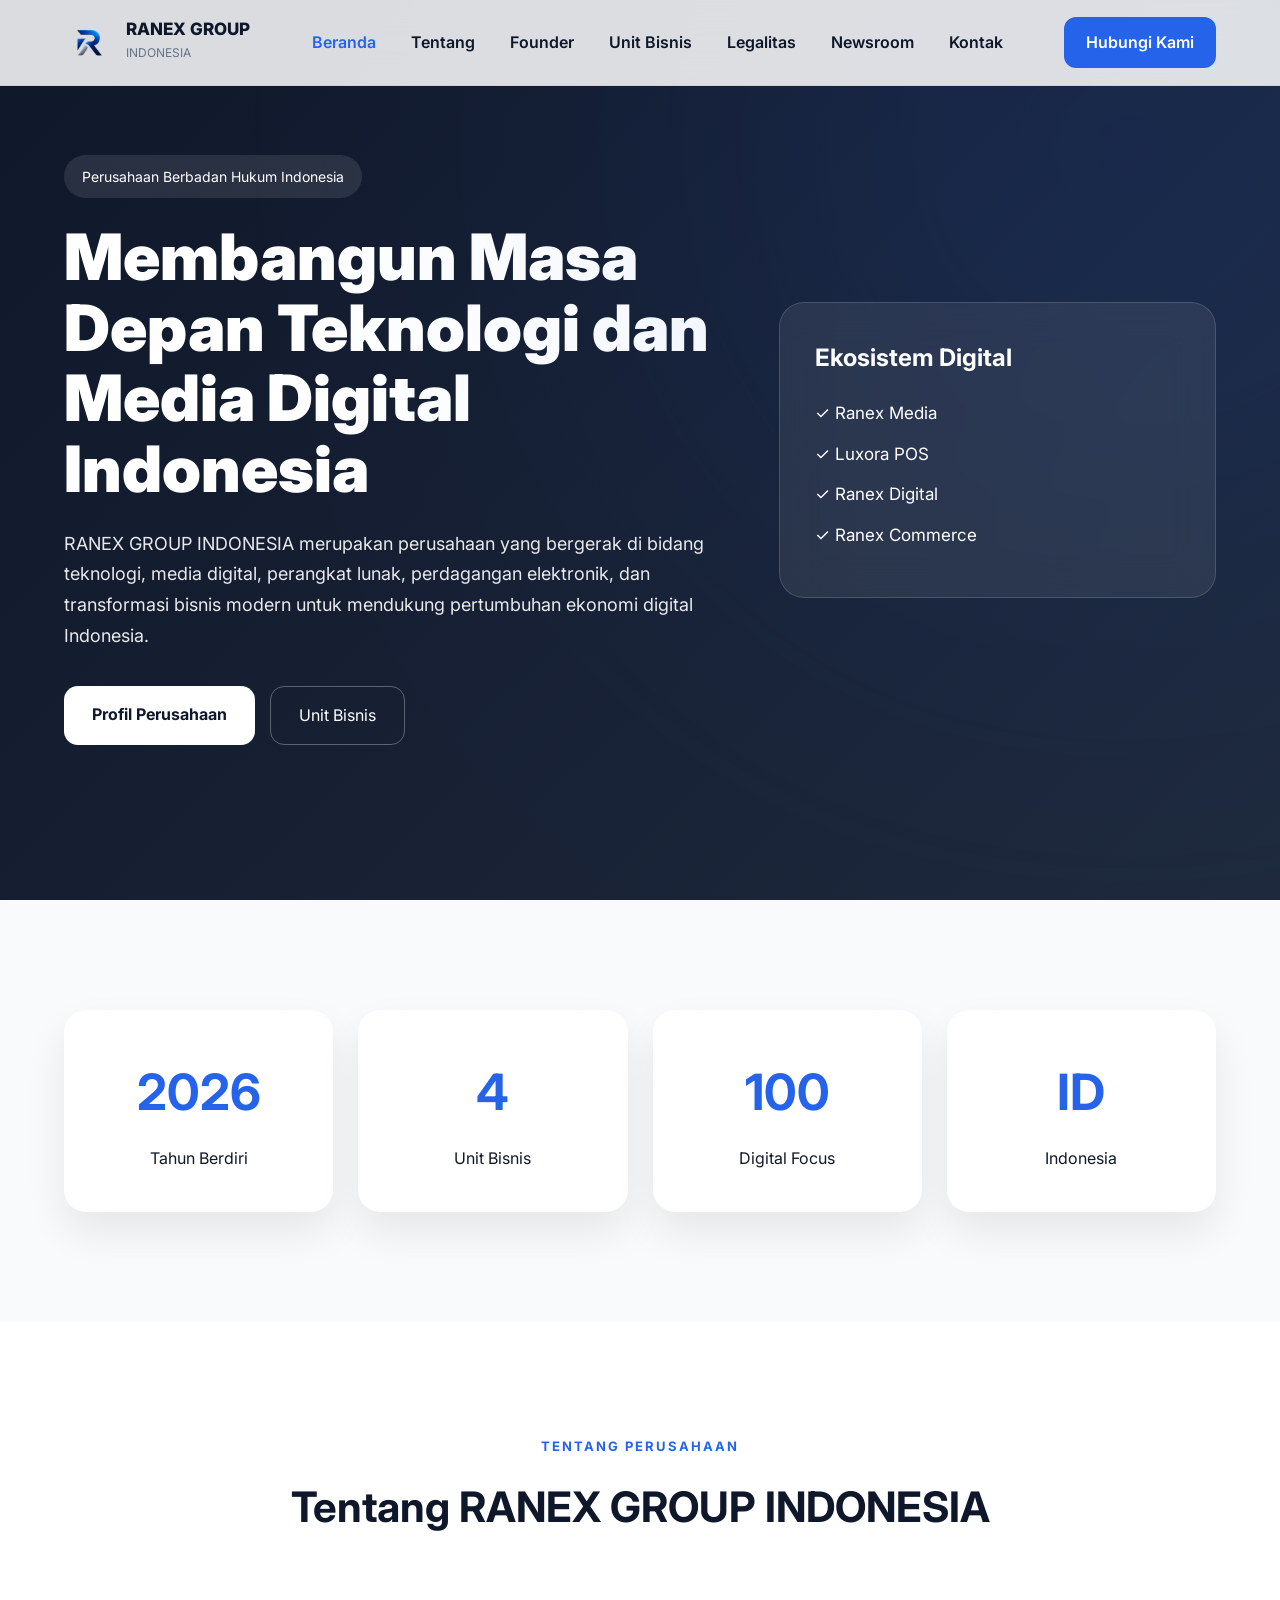
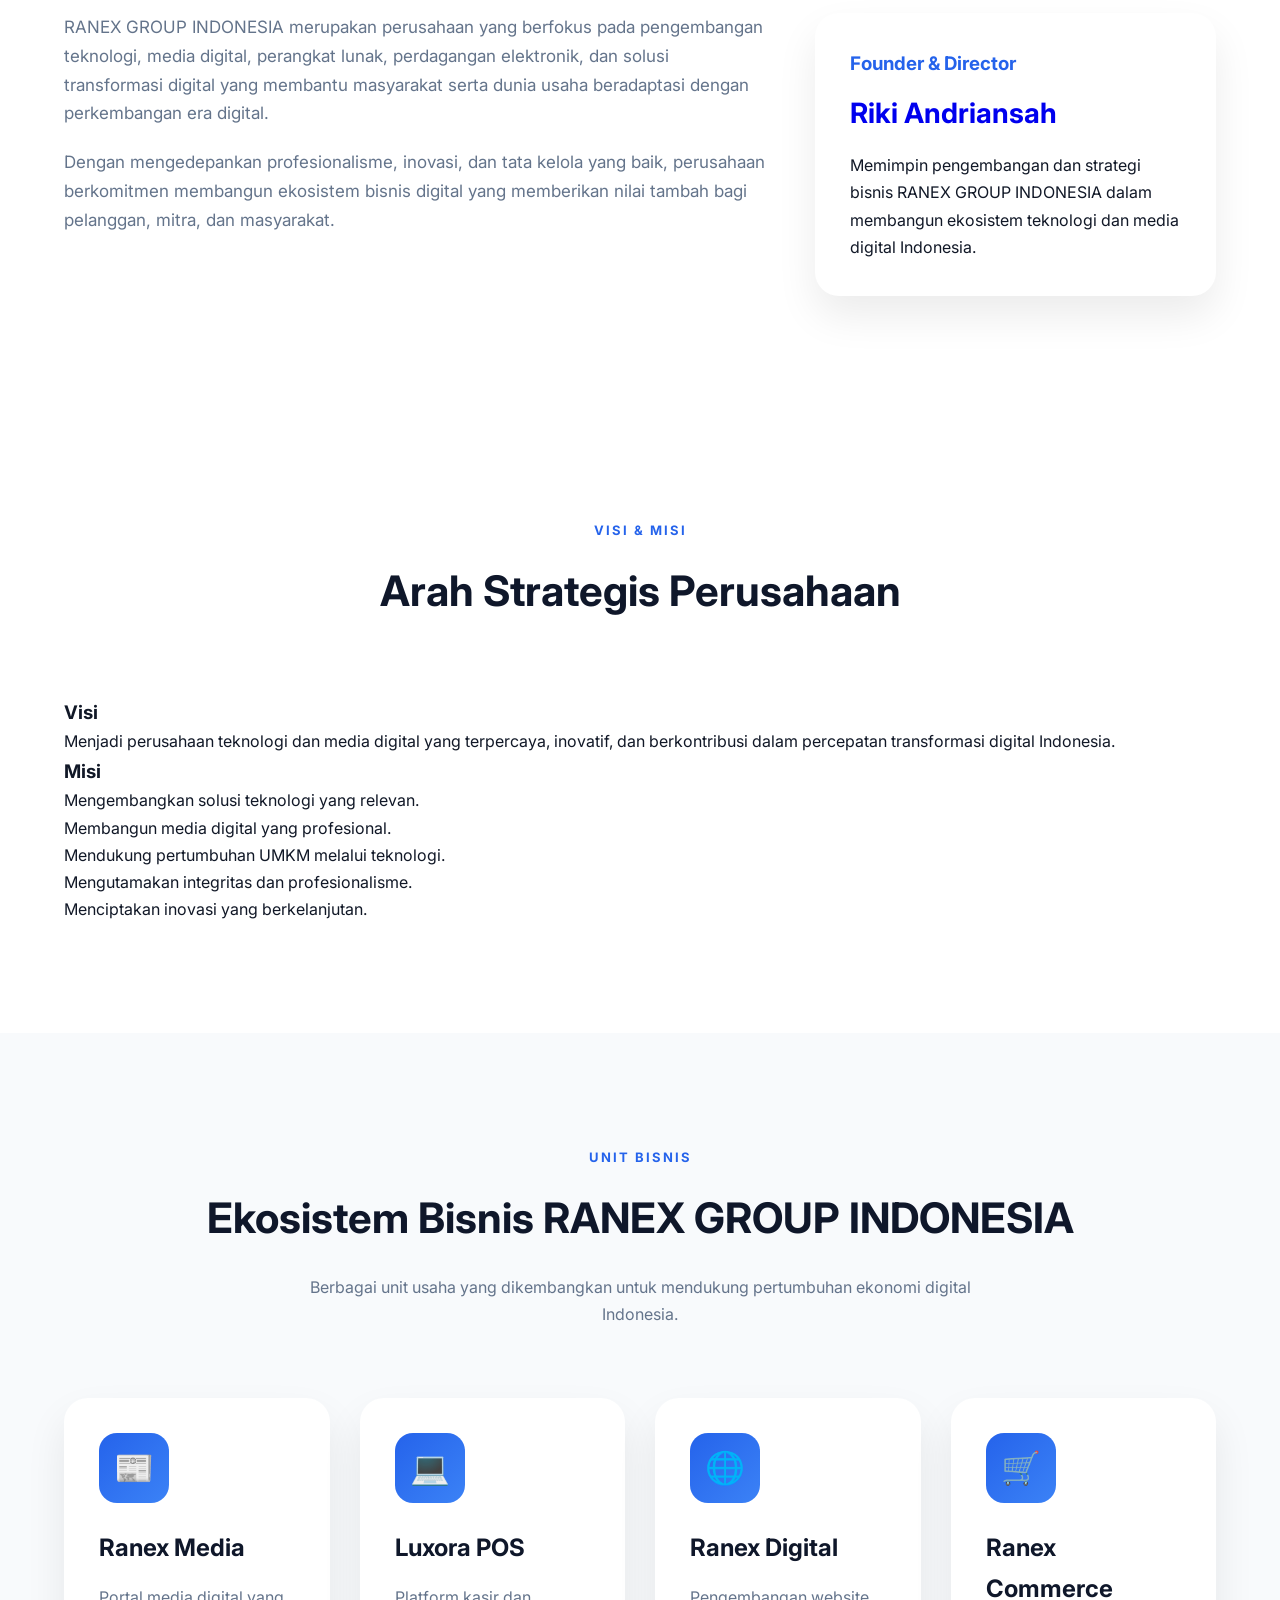
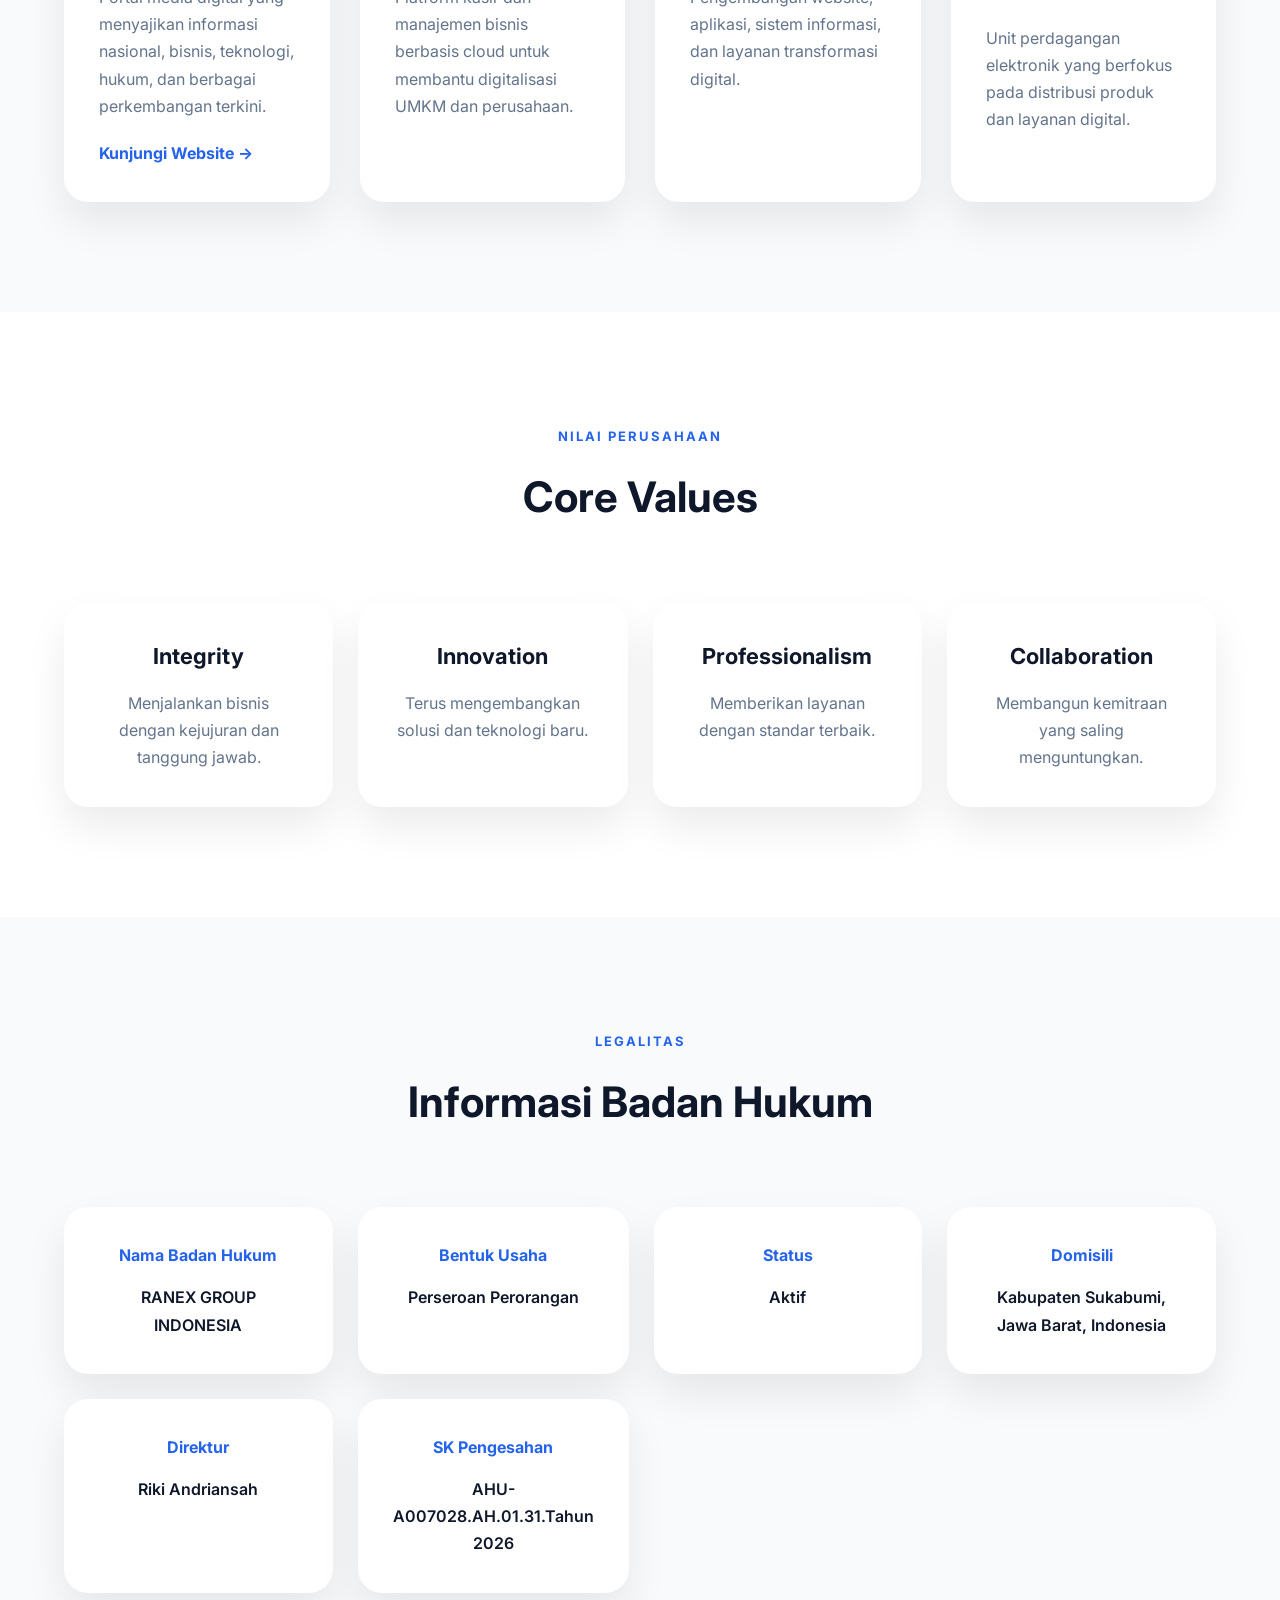
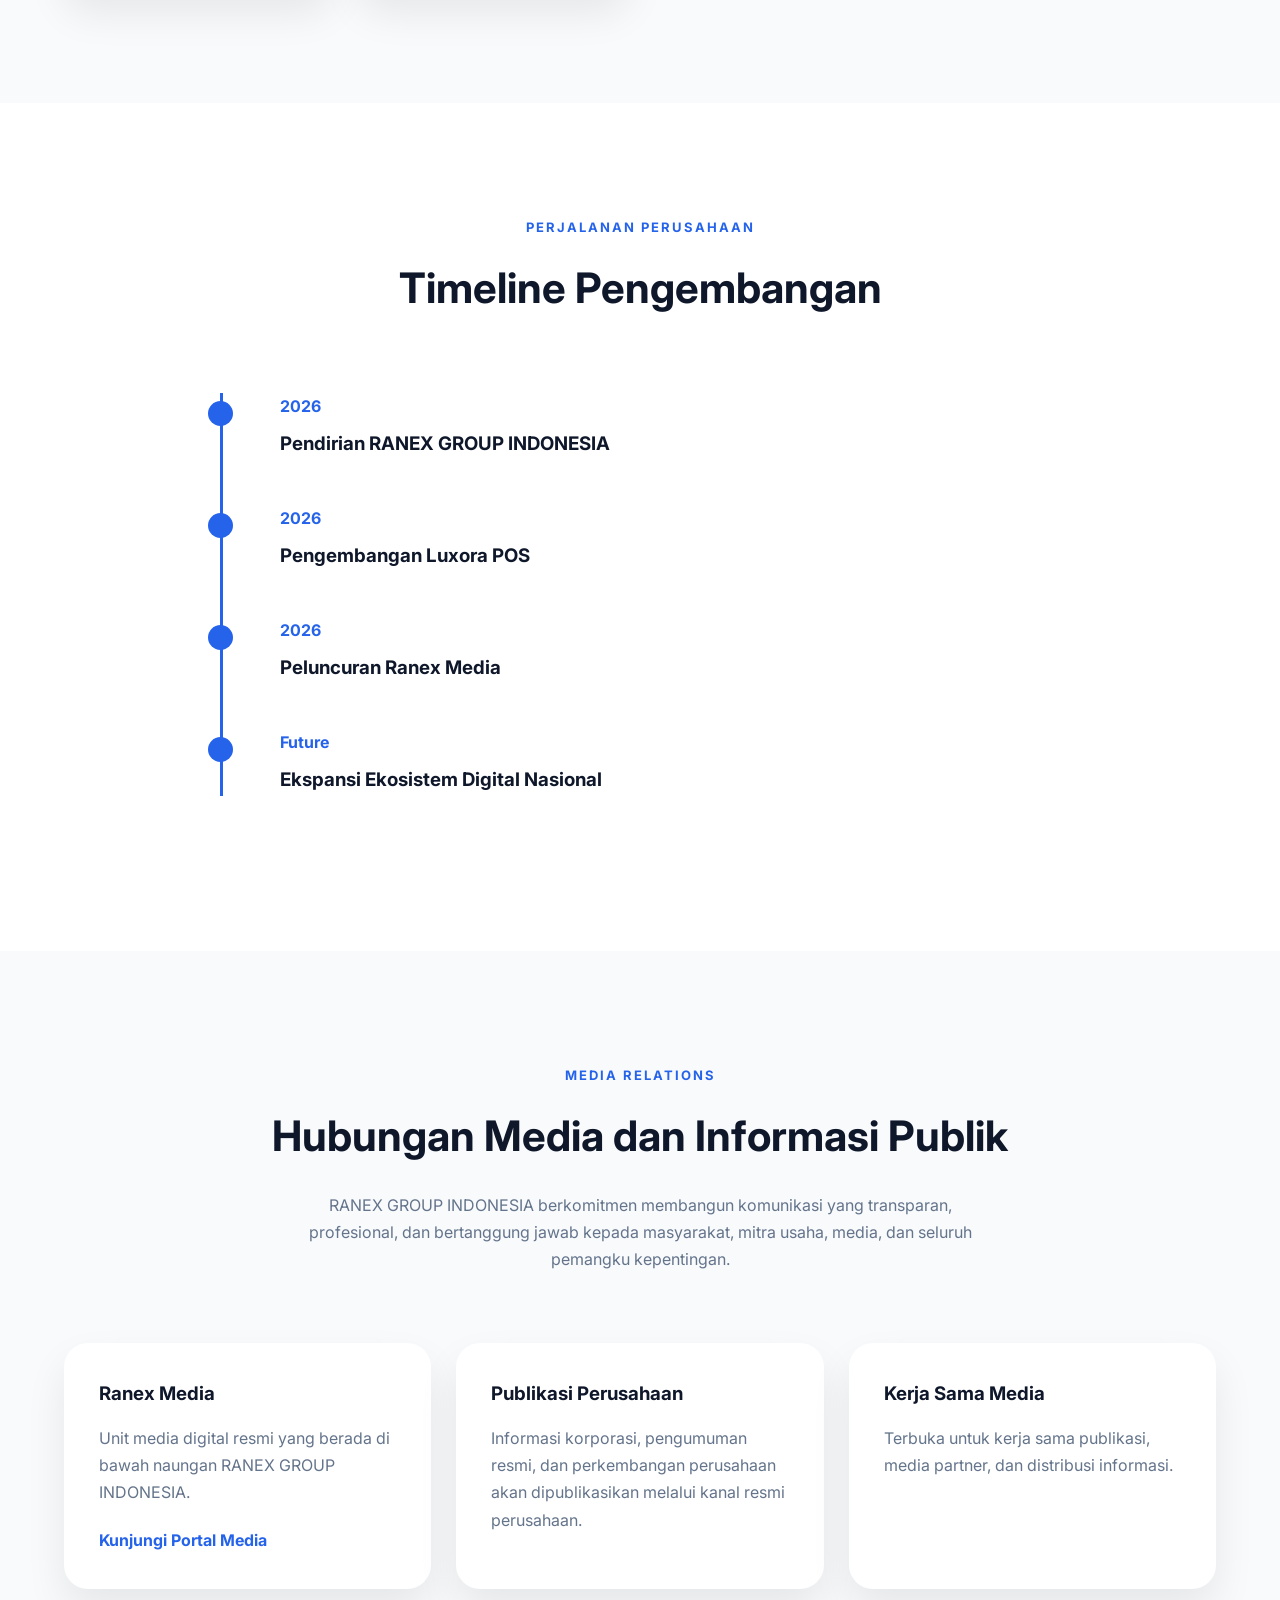
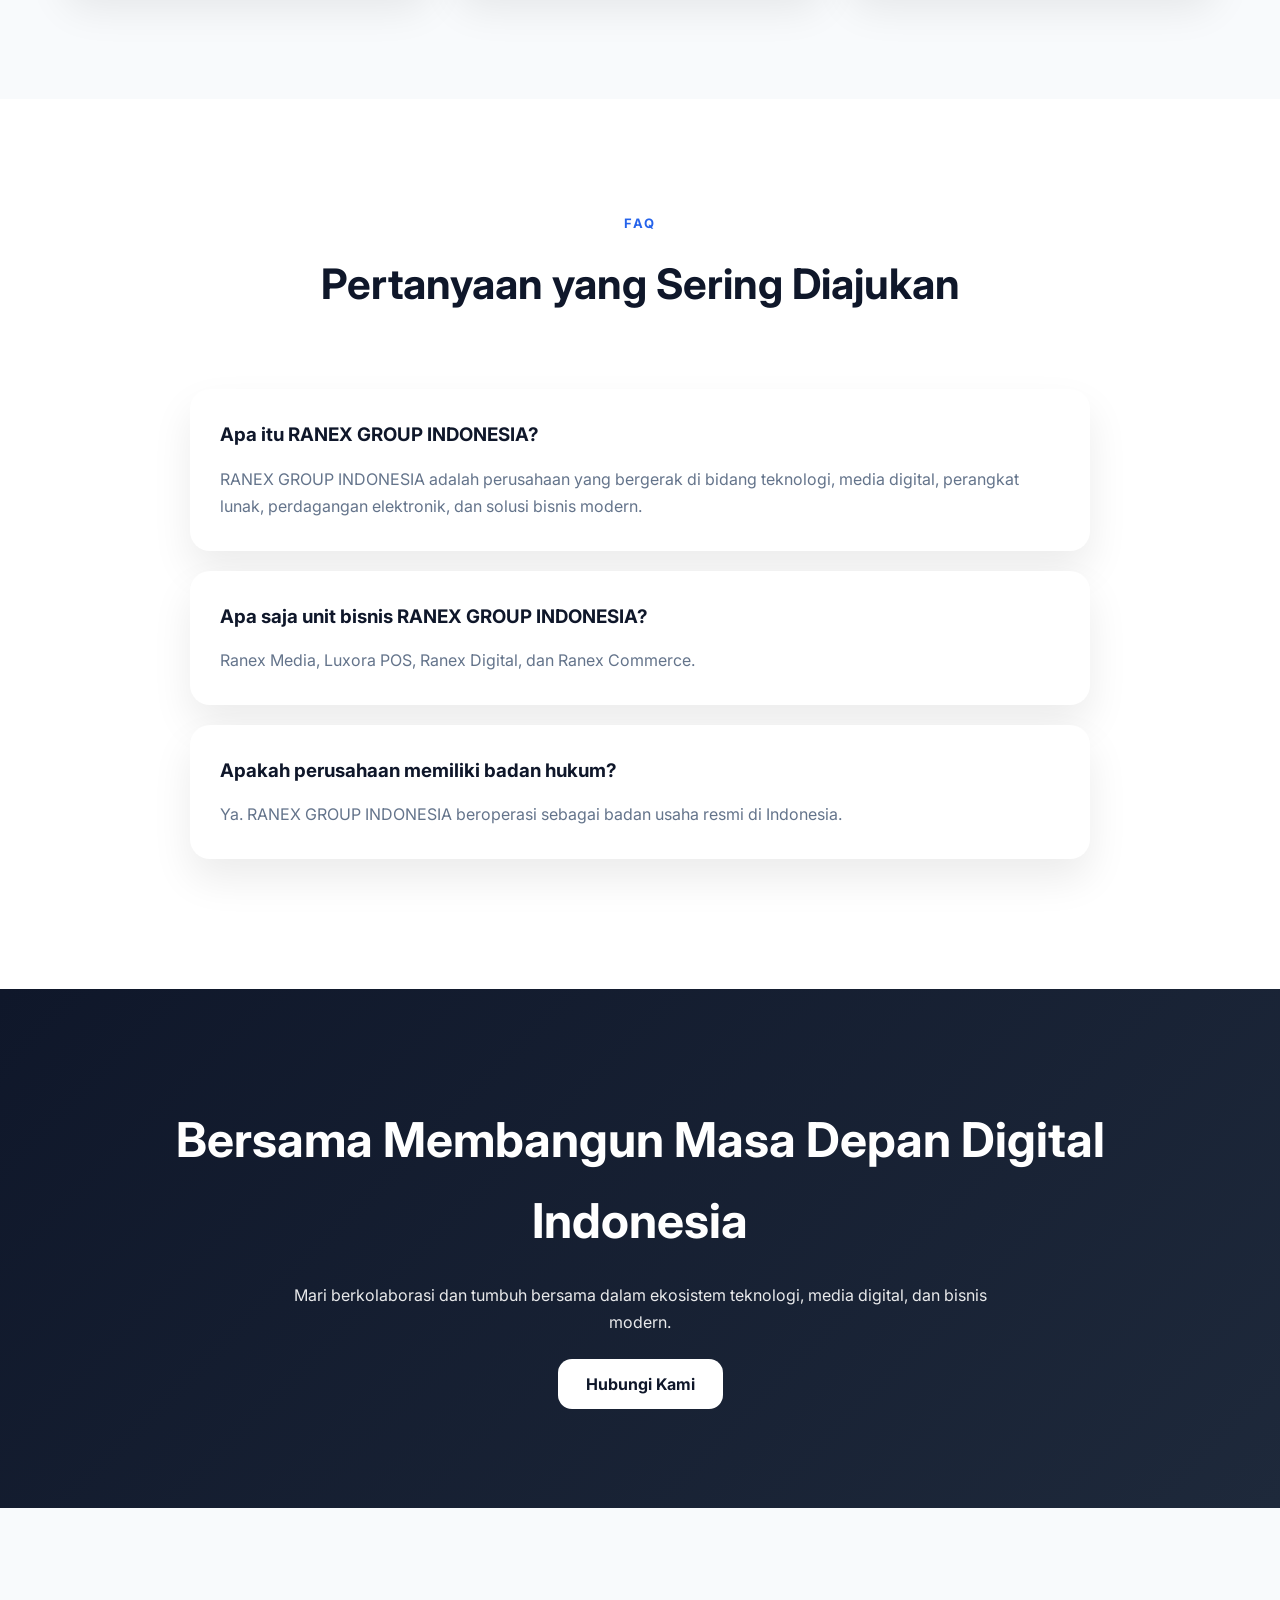
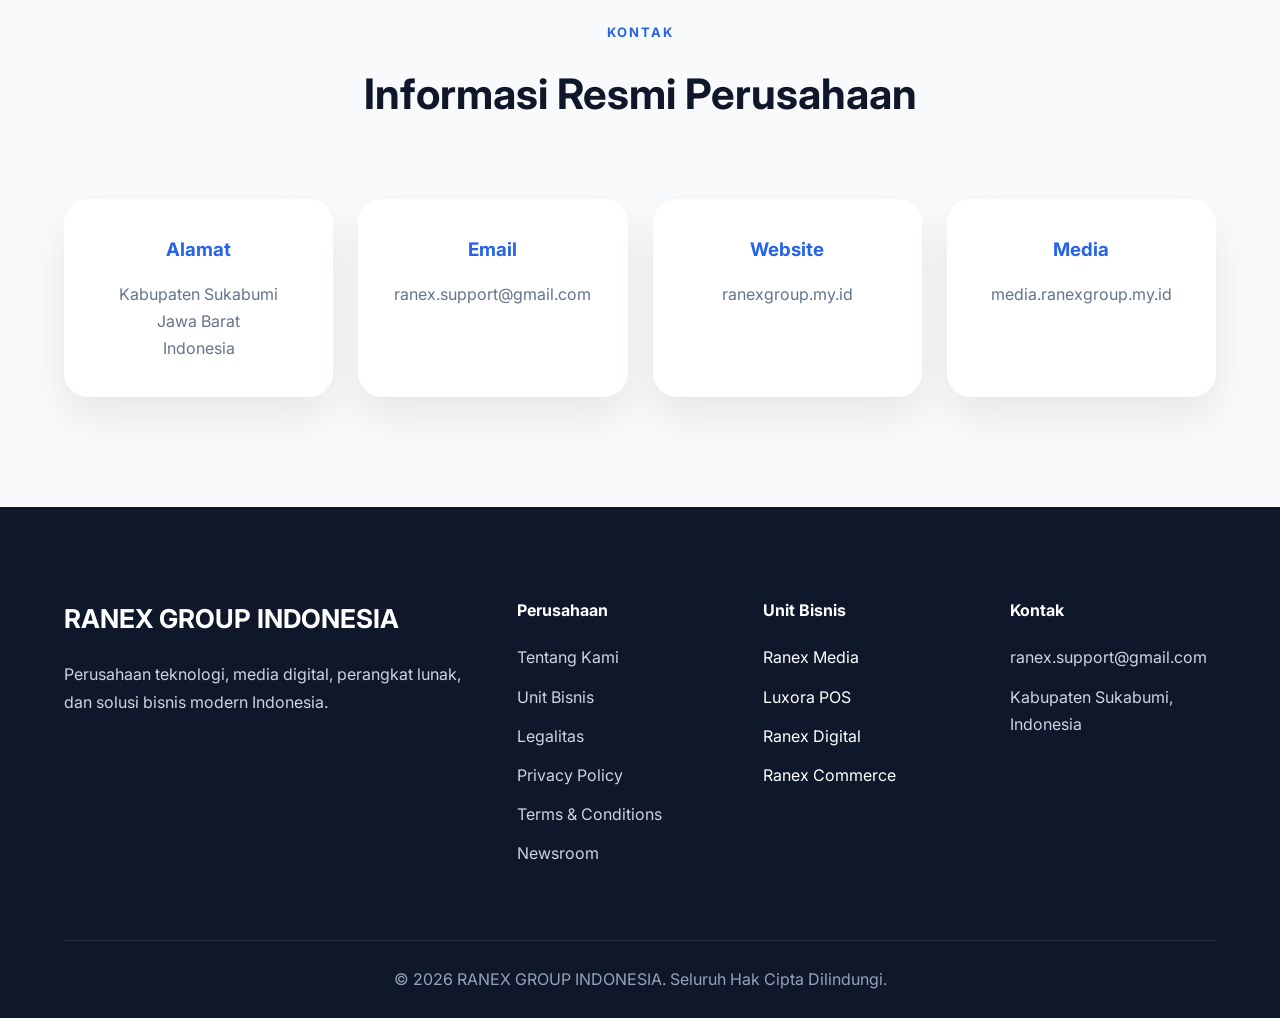
<file: index.html>
<!DOCTYPE html>
<html lang="id">

<head>

    <meta charset="UTF-8">
    <meta name="viewport" content="width=device-width, initial-scale=1.0">
    
    <script async src="https://pagead2.googlesyndication.com/pagead/js/adsbygoogle.js?client=ca-pub-1407618364339440"
     crossorigin="anonymous"></script>

    <meta name="google-adsense-account" content="ca-pub-1407618364339440">
    
<link rel="icon" type="image/png" href="logo-ranex.png">
    <link rel="apple-touch-icon" href="logo-ranex.png">
<meta name="theme-color" content="#0f172a">
    <title>
        RANEX GROUP INDONESIA | Perusahaan Teknologi, Media Digital & Solusi Bisnis Indonesia
    </title>

    <meta name="description"
        content="RANEX GROUP INDONESIA adalah perusahaan teknologi, media digital, perangkat lunak, dan solusi bisnis modern Indonesia yang menghadirkan inovasi untuk transformasi digital masyarakat dan dunia usaha.">

    <meta name="keywords"
        content="Ranex Group Indonesia, perusahaan teknologi indonesia, media digital indonesia, software house indonesia, ranex media, luxora pos">

    <meta name="author" content="RANEX GROUP INDONESIA">

    <meta property="og:type" content="website">
    <meta property="og:title" content="RANEX GROUP INDONESIA">
    <meta property="og:description"
        content="Perusahaan Teknologi, Media Digital & Solusi Bisnis Modern Indonesia">
    <meta property="og:url" content="https://ranexgroup.my.id">
    <meta property="og:image"
content="https://ranexgroup.my.id/logo-ranex.png">

<meta property="og:site_name"
content="RANEX GROUP INDONESIA">

<meta property="og:locale"
content="id_ID">
    <link rel="canonical" href="https://ranexgroup.my.id/">

    <link rel="stylesheet" href="style.css">

    <script type="application/ld+json">
    {
      "@context":"https://schema.org",
      "@type":"Corporation",
      "name":"RANEX GROUP INDONESIA",
      "url":"https://ranexgroup.my.id",
      "founder":"Riki Andriansah",
      "address":{
        "@type":"PostalAddress",
        "addressLocality":"Sukabumi",
        "addressRegion":"Jawa Barat",
        "addressCountry":"Indonesia"
      }
    }
    </script>
    <script type="application/ld+json">
{
 "@context":"https://schema.org",
 "@type":"Person",
 "name":"Ricky Andriansyah",
 "alternateName":"Riki Andriansah",
 "jobTitle":"Founder & Director",
 "worksFor":{
   "@type":"Organization",
   "name":"RANEX GROUP INDONESIA"
 },
 "url":"https://ranexgroup.my.id/ricky-andriansyah.html"
}
</script>

</head>

<body>

    <!-- ========================= -->
    <!-- HEADER -->
    <!-- ========================= -->

    <header class="header">

        <div class="container">

            <a href="#" class="logo">

  <img src="logo-ranex.png" alt="Ranex Group Indonesia">

                <div>
                    <h3>RANEX GROUP</h3>
                    <span>INDONESIA</span>
                </div>

            </a>

         <nav class="navbar">

    <a href="#home">Beranda</a>

    <a href="#about">Tentang</a>
             
    <a href="ricky-andriansyah.html">Founder</a>

    <a href="#business">Unit Bisnis</a>

    <a href="#legality">Legalitas</a>

    <a href="newsroom.html">Newsroom</a>

    <a href="#contact">Kontak</a>

</nav>

            <a href="#contact" class="btn-nav">
                Hubungi Kami
            </a>

        </div>

    </header>

    <!-- ========================= -->
    <!-- HERO -->
    <!-- ========================= -->

    <section class="hero" id="home">

        <div class="container hero-grid">

            <div class="hero-content">

                <span class="hero-badge">
                    Perusahaan Berbadan Hukum Indonesia
                </span>

                <h1>

                    Membangun Masa Depan
                    Teknologi dan Media Digital Indonesia

                </h1>

                <p>

                    RANEX GROUP INDONESIA merupakan perusahaan yang bergerak
                    di bidang teknologi, media digital, perangkat lunak,
                    perdagangan elektronik, dan transformasi bisnis modern
                    untuk mendukung pertumbuhan ekonomi digital Indonesia.

                </p>

                <div class="hero-buttons">

                    <a href="#about" class="btn-primary">
                        Profil Perusahaan
                    </a>

                    <a href="#business" class="btn-secondary">
                        Unit Bisnis
                    </a>

                </div>

            </div>

            <div class="hero-image">

                <div class="hero-card">

                    <h3>
                        Ekosistem Digital
                    </h3>

                    <ul>

                        <li>✓ Ranex Media</li>

                        <li>✓ Luxora POS</li>

                        <li>✓ Ranex Digital</li>

                        <li>✓ Ranex Commerce</li>

                    </ul>

                </div>

            </div>

        </div>

    </section>

    <!-- ========================= -->
    <!-- STATS -->
    <!-- ========================= -->

    <section class="stats">

        <div class="container stats-grid">

            <div class="stat-item">

                <h2>2026</h2>

                <p>Tahun Berdiri</p>

            </div>

            <div class="stat-item">

                <h2>4+</h2>

                <p>Unit Bisnis</p>

            </div>

            <div class="stat-item">

                <h2>100%</h2>

                <p>Digital Focus</p>

            </div>

            <div class="stat-item">

                <h2>ID</h2>

                <p>Indonesia</p>

            </div>

        </div>

    </section>

    <!-- ========================= -->
    <!-- ABOUT -->
    <!-- ========================= -->

    <section class="about" id="about">

        <div class="container">

            <div class="section-title">

                <span>TENTANG PERUSAHAAN</span>

                <h2>
                    Tentang RANEX GROUP INDONESIA
                </h2>

            </div>

            <div class="about-grid">

                <div class="about-content">

                    <p>

                        RANEX GROUP INDONESIA merupakan perusahaan yang
                        berfokus pada pengembangan teknologi, media digital,
                        perangkat lunak, perdagangan elektronik, dan solusi
                        transformasi digital yang membantu masyarakat serta
                        dunia usaha beradaptasi dengan perkembangan era digital.

                    </p>

                    <p>

                        Dengan mengedepankan profesionalisme, inovasi,
                        dan tata kelola yang baik, perusahaan berkomitmen
                        membangun ekosistem bisnis digital yang memberikan
                        nilai tambah bagi pelanggan, mitra, dan masyarakat.

                    </p>

                </div>

                <div class="about-card">

                    <h3>
                        Founder & Director
                    </h3>

                    <h4>
                        <a href="ricky-andriansyah.html">
                        Riki Andriansah
                         </a>
                    </h4>

                    <p>
                        Memimpin pengembangan dan strategi bisnis
                        RANEX GROUP INDONESIA dalam membangun
                        ekosistem teknologi dan media digital Indonesia.
                    </p>

                </div>

            </div>

        </div>

    </section>
        <!-- ========================= -->
    <!-- VISION & MISSION -->
    <!-- ========================= -->

    <section class="vision-mission">

        <div class="container">

            <div class="section-title">

                <span>VISI & MISI</span>

                <h2>
                    Arah Strategis Perusahaan
                </h2>

            </div>

            <div class="vm-grid">

                <div class="vision-card">

                    <h3>Visi</h3>

                    <p>

                        Menjadi perusahaan teknologi dan media digital
                        yang terpercaya, inovatif, dan berkontribusi
                        dalam percepatan transformasi digital Indonesia.

                    </p>

                </div>

                <div class="mission-card">

                    <h3>Misi</h3>

                    <ul>

                        <li>Mengembangkan solusi teknologi yang relevan.</li>

                        <li>Membangun media digital yang profesional.</li>

                        <li>Mendukung pertumbuhan UMKM melalui teknologi.</li>

                        <li>Mengutamakan integritas dan profesionalisme.</li>

                        <li>Menciptakan inovasi yang berkelanjutan.</li>

                    </ul>

                </div>

            </div>

        </div>

    </section>

    <!-- ========================= -->
    <!-- BUSINESS UNIT -->
    <!-- ========================= -->

    <section class="business" id="business">

        <div class="container">

            <div class="section-title">

                <span>UNIT BISNIS</span>

                <h2>
                    Ekosistem Bisnis RANEX GROUP INDONESIA
                </h2>

                <p>
                    Berbagai unit usaha yang dikembangkan untuk mendukung
                    pertumbuhan ekonomi digital Indonesia.
                </p>

            </div>

            <div class="business-grid">

                <article class="business-card">

                    <div class="business-icon">
                        📰
                    </div>

                    <h3>Ranex Media</h3>

                    <p>

                        Portal media digital yang menyajikan informasi
                        nasional, bisnis, teknologi, hukum, dan berbagai
                        perkembangan terkini.

                    </p>

                    <a href="https://media.ranexgroup.my.id">
                        Kunjungi Website →
                    </a>

                </article>

                <article class="business-card">

                    <div class="business-icon">
                        💻
                    </div>

                    <h3>Luxora POS</h3>

                    <p>

                        Platform kasir dan manajemen bisnis berbasis cloud
                        untuk membantu digitalisasi UMKM dan perusahaan.

                    </p>

                </article>

                <article class="business-card">

                    <div class="business-icon">
                        🌐
                    </div>

                    <h3>Ranex Digital</h3>

                    <p>

                        Pengembangan website, aplikasi, sistem informasi,
                        dan layanan transformasi digital.

                    </p>

                </article>

                <article class="business-card">

                    <div class="business-icon">
                        🛒
                    </div>

                    <h3>Ranex Commerce</h3>

                    <p>

                        Unit perdagangan elektronik yang berfokus pada
                        distribusi produk dan layanan digital.

                    </p>

                </article>

            </div>

        </div>

    </section>

    <!-- ========================= -->
    <!-- CORE VALUES -->
    <!-- ========================= -->

    <section class="core-values">

        <div class="container">

            <div class="section-title">

                <span>NILAI PERUSAHAAN</span>

                <h2>
                    Core Values
                </h2>

            </div>

            <div class="values-grid">

                <div class="value-card">

                    <h3>Integrity</h3>

                    <p>
                        Menjalankan bisnis dengan kejujuran dan tanggung jawab.
                    </p>

                </div>

                <div class="value-card">

                    <h3>Innovation</h3>

                    <p>
                        Terus mengembangkan solusi dan teknologi baru.
                    </p>

                </div>

                <div class="value-card">

                    <h3>Professionalism</h3>

                    <p>
                        Memberikan layanan dengan standar terbaik.
                    </p>

                </div>

                <div class="value-card">

                    <h3>Collaboration</h3>

                    <p>
                        Membangun kemitraan yang saling menguntungkan.
                    </p>

                </div>

            </div>

        </div>

    </section>

    <!-- ========================= -->
    <!-- LEGALITY -->
    <!-- ========================= -->

    <section class="legality" id="legality">

        <div class="container">

            <div class="section-title">

                <span>LEGALITAS</span>

                <h2>
                    Informasi Badan Hukum
                </h2>

            </div>

            <div class="legal-grid">

                <div class="legal-item">

                    <h4>Nama Badan Hukum</h4>

                    <p>
                        RANEX GROUP INDONESIA
                    </p>

                </div>

                <div class="legal-item">

                    <h4>Bentuk Usaha</h4>

                    <p>
                        Perseroan Perorangan
                    </p>

                </div>

                <div class="legal-item">

                    <h4>Status</h4>

                    <p>
                        Aktif
                    </p>

                </div>

                <div class="legal-item">

                    <h4>Domisili</h4>

                    <p>
                        Kabupaten Sukabumi, Jawa Barat, Indonesia
                    </p>

                </div>
<div class="legal-item">

    <h4>Direktur</h4>

    <p>
        Riki Andriansah
    </p>

</div>

<div class="legal-item">

    <h4>SK Pengesahan</h4>

    <p>
        AHU-A007028.AH.01.31.Tahun 2026
    </p>

</div>
            </div>

        </div>

    </section>

    <!-- ========================= -->
    <!-- TIMELINE -->
    <!-- ========================= -->

    <section class="timeline">

        <div class="container">

            <div class="section-title">

                <span>PERJALANAN PERUSAHAAN</span>

                <h2>
                    Timeline Pengembangan
                </h2>

            </div>

            <div class="timeline-list">

                <div class="timeline-item">

                    <span>2026</span>

                    <h3>
                        Pendirian RANEX GROUP INDONESIA
                    </h3>

                </div>

                <div class="timeline-item">

                    <span>2026</span>

                    <h3>
                        Pengembangan Luxora POS
                    </h3>

                </div>

                <div class="timeline-item">

                    <span>2026</span>

                    <h3>
                        Peluncuran Ranex Media
                    </h3>

                </div>

                <div class="timeline-item">

                    <span>Future</span>

                    <h3>
                        Ekspansi Ekosistem Digital Nasional
                    </h3>

                </div>

            </div>

        </div>

    </section>
        <!-- ========================= -->
    <!-- MEDIA RELATIONS -->
    <!-- ========================= -->

    <section class="media-relations" id="newsroom">

        <div class="container">

            <div class="section-title">

                <span>MEDIA RELATIONS</span>

                <h2>
                    Hubungan Media dan Informasi Publik
                </h2>

                <p>
                    RANEX GROUP INDONESIA berkomitmen membangun komunikasi
                    yang transparan, profesional, dan bertanggung jawab
                    kepada masyarakat, mitra usaha, media, dan seluruh
                    pemangku kepentingan.
                </p>

            </div>

            <div class="media-grid">

                <div class="media-card">

                    <h3>
                        Ranex Media
                    </h3>

                    <p>
                        Unit media digital resmi yang berada di bawah
                        naungan RANEX GROUP INDONESIA.
                    </p>

                    <a href="https://media.ranexgroup.my.id" target="_blank">
                        Kunjungi Portal Media
                    </a>

                </div>

                <div class="media-card">

                    <h3>
                        Publikasi Perusahaan
                    </h3>

                    <p>
                        Informasi korporasi, pengumuman resmi,
                        dan perkembangan perusahaan akan dipublikasikan
                        melalui kanal resmi perusahaan.
                    </p>

                </div>

                <div class="media-card">

                    <h3>
                        Kerja Sama Media
                    </h3>

                    <p>
                        Terbuka untuk kerja sama publikasi,
                        media partner, dan distribusi informasi.
                    </p>

                </div>

            </div>

        </div>

    </section>

    <!-- ========================= -->
    <!-- FAQ -->
    <!-- ========================= -->

    <section class="faq">

        <div class="container">

            <div class="section-title">

                <span>FAQ</span>

                <h2>
                    Pertanyaan yang Sering Diajukan
                </h2>

            </div>

            <div class="faq-list">

                <div class="faq-item">

                    <h3>
                        Apa itu RANEX GROUP INDONESIA?
                    </h3>

                    <p>
                        RANEX GROUP INDONESIA adalah perusahaan yang bergerak
                        di bidang teknologi, media digital, perangkat lunak,
                        perdagangan elektronik, dan solusi bisnis modern.
                    </p>

                </div>

                <div class="faq-item">

                    <h3>
                        Apa saja unit bisnis RANEX GROUP INDONESIA?
                    </h3>

                    <p>
                        Ranex Media, Luxora POS, Ranex Digital,
                        dan Ranex Commerce.
                    </p>

                </div>

                <div class="faq-item">

                    <h3>
                        Apakah perusahaan memiliki badan hukum?
                    </h3>

                    <p>
                        Ya. RANEX GROUP INDONESIA beroperasi
                        sebagai badan usaha resmi di Indonesia.
                    </p>

                </div>

            </div>

        </div>

    </section>

    <!-- ========================= -->
    <!-- CTA -->
    <!-- ========================= -->

    <section class="cta-section">

        <div class="container">

            <h2>
                Bersama Membangun Masa Depan Digital Indonesia
            </h2>

            <p>
                Mari berkolaborasi dan tumbuh bersama dalam
                ekosistem teknologi, media digital, dan bisnis modern.
            </p>

            <a href="#contact" class="btn-primary">
                Hubungi Kami
            </a>

        </div>

    </section>

    <!-- ========================= -->
    <!-- CONTACT -->
    <!-- ========================= -->

    <section class="contact" id="contact">

        <div class="container">

            <div class="section-title">

                <span>KONTAK</span>

                <h2>
                    Informasi Resmi Perusahaan
                </h2>

            </div>

            <div class="contact-grid">

                <div class="contact-card">

                    <h3>
                        Alamat
                    </h3>

                    <p>
                        Kabupaten Sukabumi<br>
                        Jawa Barat<br>
                        Indonesia
                    </p>

                </div>

                <div class="contact-card">

                    <h3>
                        Email
                    </h3>

                    <p>
                        ranex.support@gmail.com
                    </p>

                </div>

                <div class="contact-card">

                    <h3>
                        Website
                    </h3>

                    <p>
                        ranexgroup.my.id
                    </p>

                </div>

                <div class="contact-card">

                    <h3>
                        Media
                    </h3>

                    <p>
                        media.ranexgroup.my.id
                    </p>

                </div>

            </div>

        </div>

    </section>

    <!-- ========================= -->
    <!-- FOOTER -->
    <!-- ========================= -->

    <footer class="footer">

        <div class="container">

            <div class="footer-grid">

                <div class="footer-col">

                    <h3>
                        RANEX GROUP INDONESIA
                    </h3>

                    <p>
                        Perusahaan teknologi, media digital,
                        perangkat lunak, dan solusi bisnis modern Indonesia.
                    </p>

                </div>

                <div class="footer-col">

                    <h4>
                        Perusahaan
                    </h4>

                  <ul>

    <li>
        <a href="#about">
            Tentang Kami
        </a>
    </li>

    <li>
        <a href="#business">
            Unit Bisnis
        </a>
    </li>

    <li>
        <a href="legalitas.html">
            Legalitas
        </a>
    </li>

    <li>
        <a href="privacy-policy.html">
            Privacy Policy
        </a>
    </li>

    <li>
        <a href="terms.html">
            Terms & Conditions
        </a>
    </li>

    <li>
        <a href="newsroom.html">
            Newsroom
        </a>
    </li>

</ul>

                </div>

                <div class="footer-col">

                    <h4>
                        Unit Bisnis
                    </h4>

                    <ul>

                        <li>Ranex Media</li>

                        <li>Luxora POS</li>

                        <li>Ranex Digital</li>

                        <li>Ranex Commerce</li>

                    </ul>

                </div>

                <div class="footer-col">

                    <h4>
                        Kontak
                    </h4>

                    <p>
                        ranex.support@gmail.com
                    </p>

                    <p>
                        Kabupaten Sukabumi, Indonesia
                    </p>

                </div>

            </div>

            <div class="footer-bottom">

                <p>
                    © 2026 RANEX GROUP INDONESIA.
                    Seluruh Hak Cipta Dilindungi.
                </p>

            </div>

        </div>

    </footer>

    <!-- ========================= -->
    <!-- JAVASCRIPT -->
    <!-- ========================= -->

    <script src="main.js"></script>

</body>

</html>
</file>
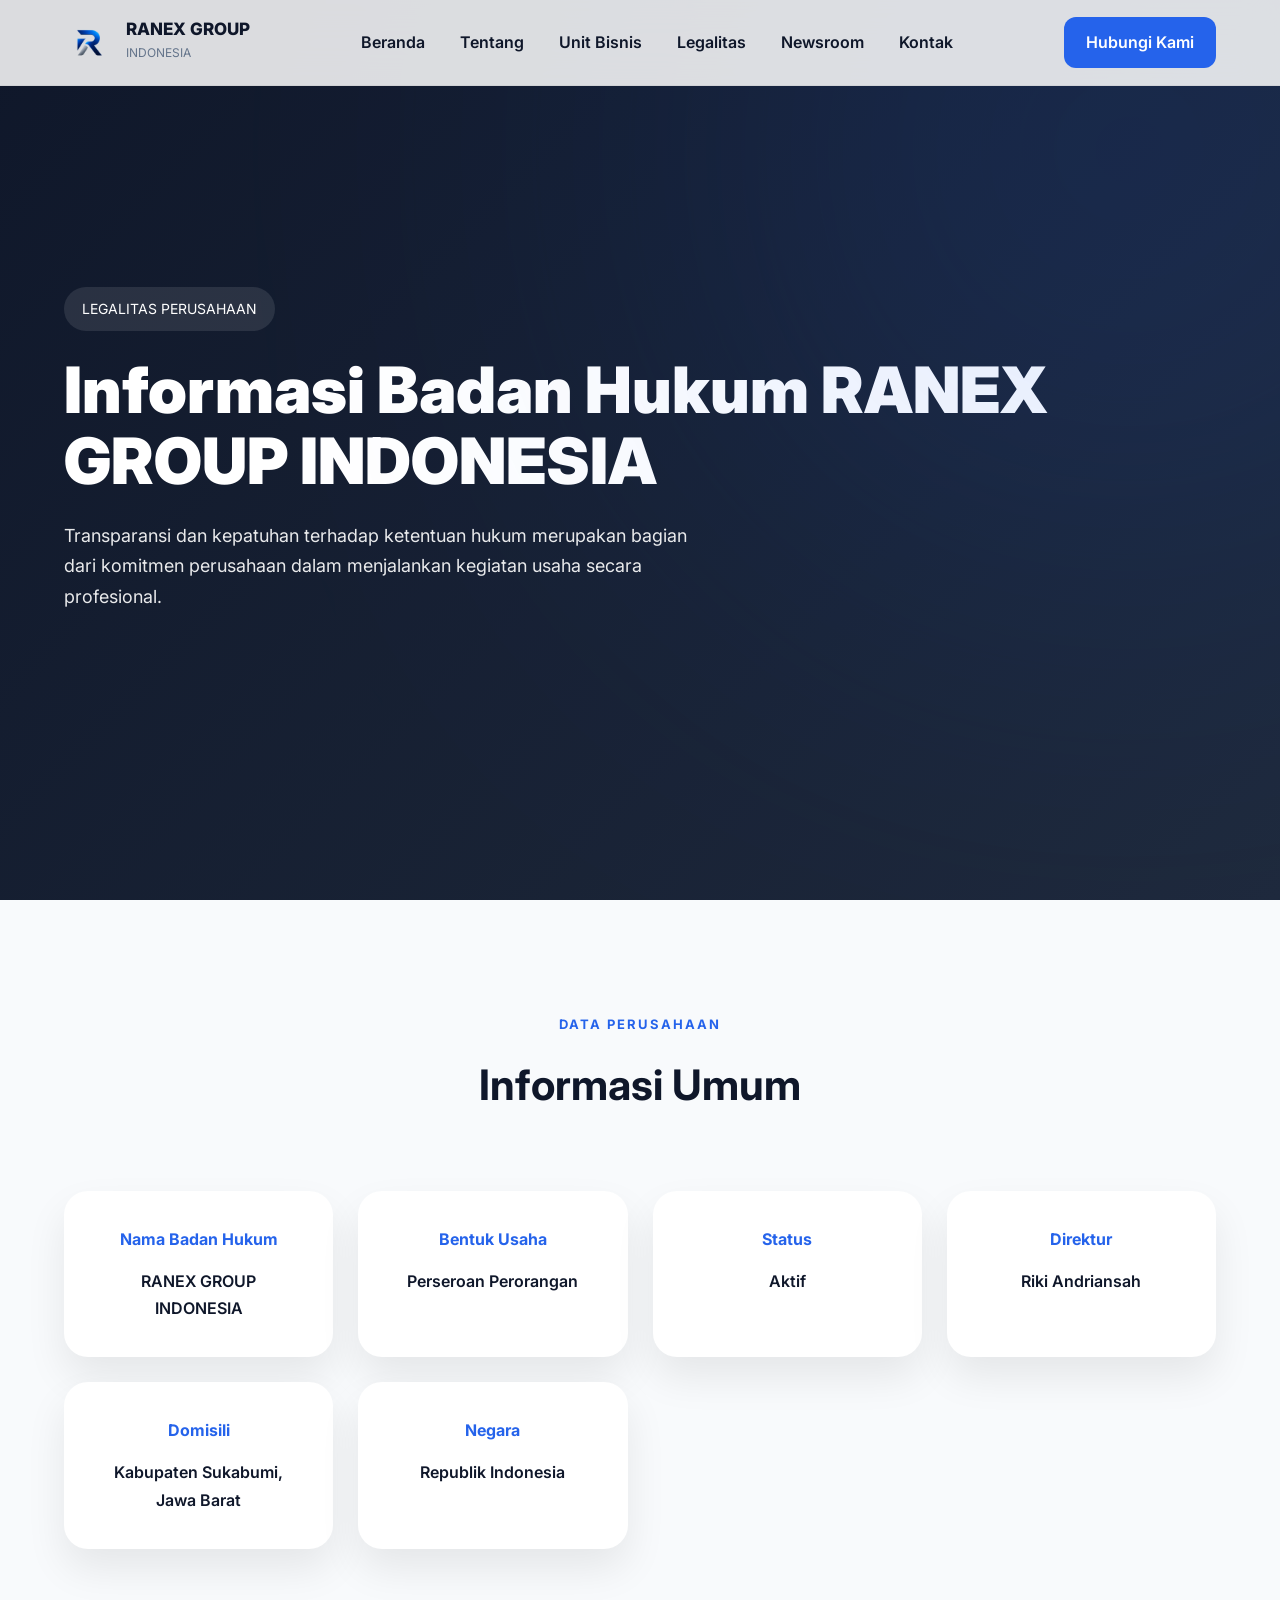
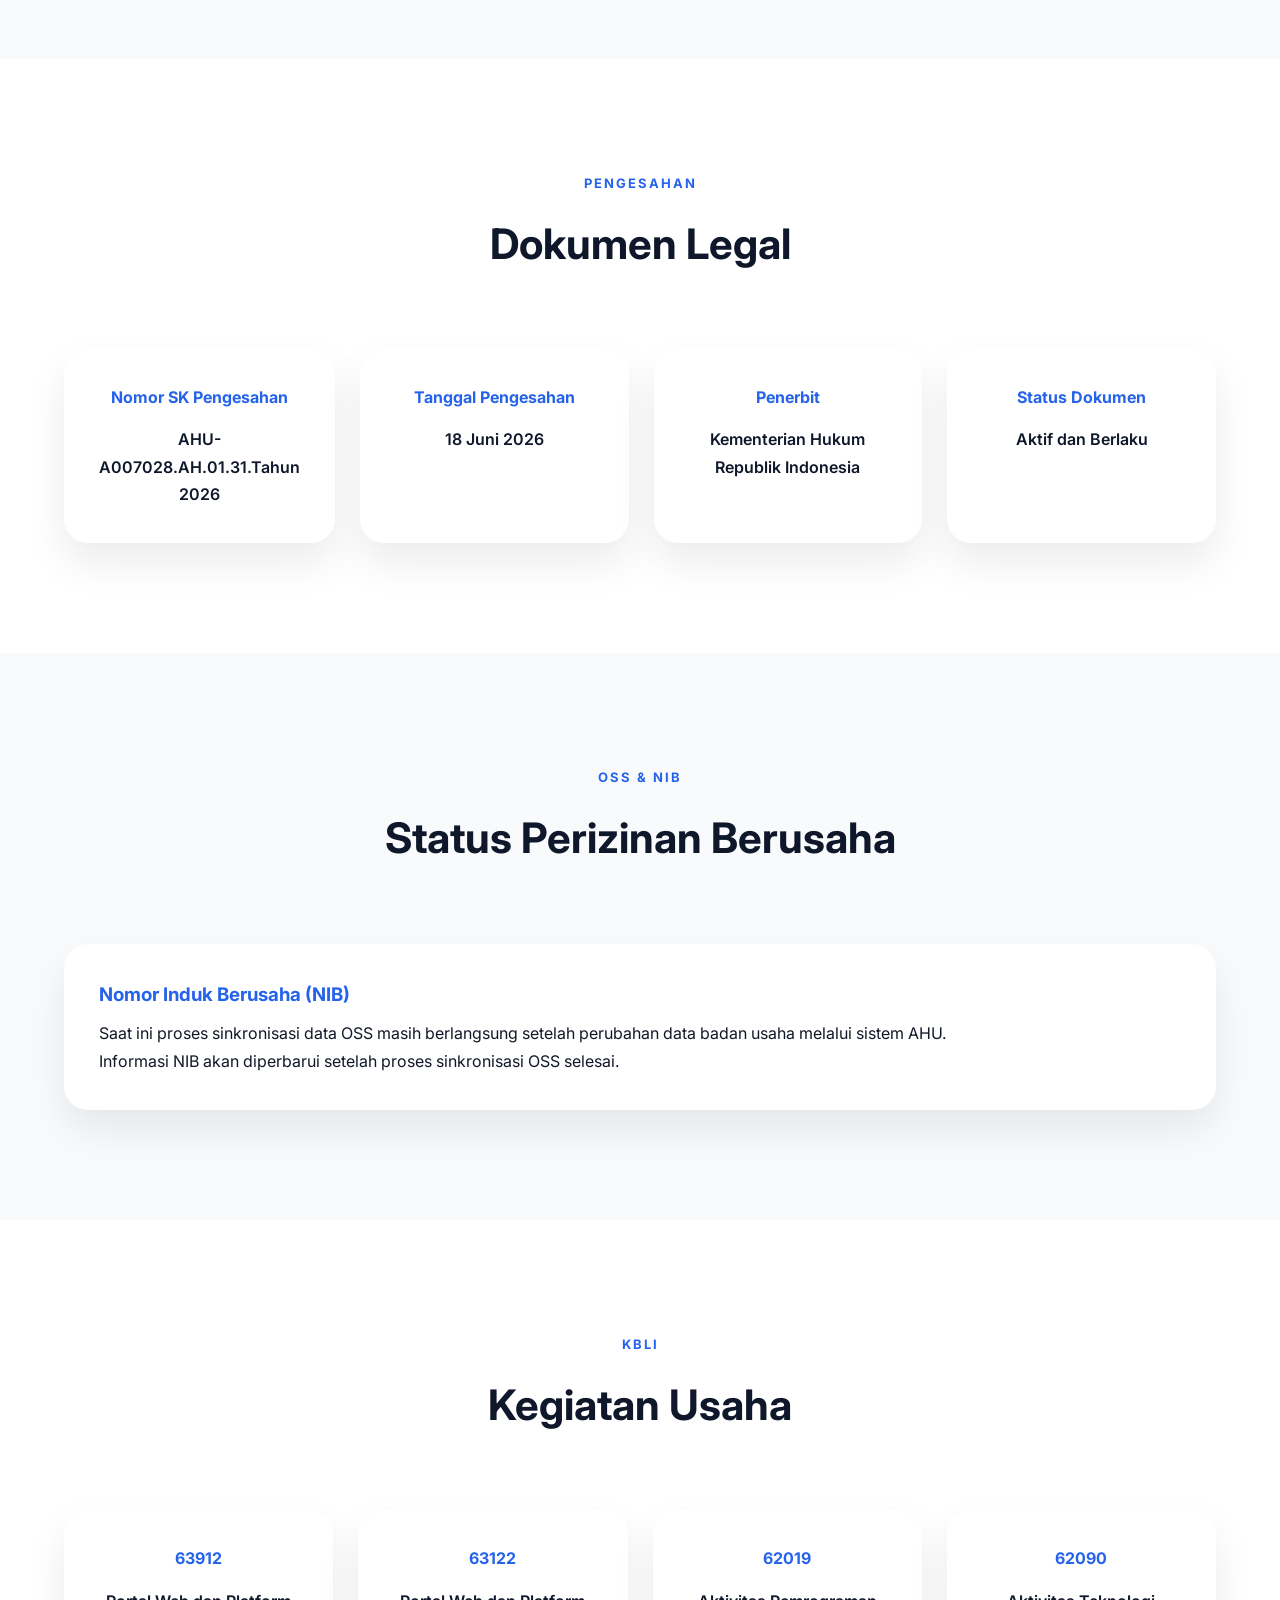
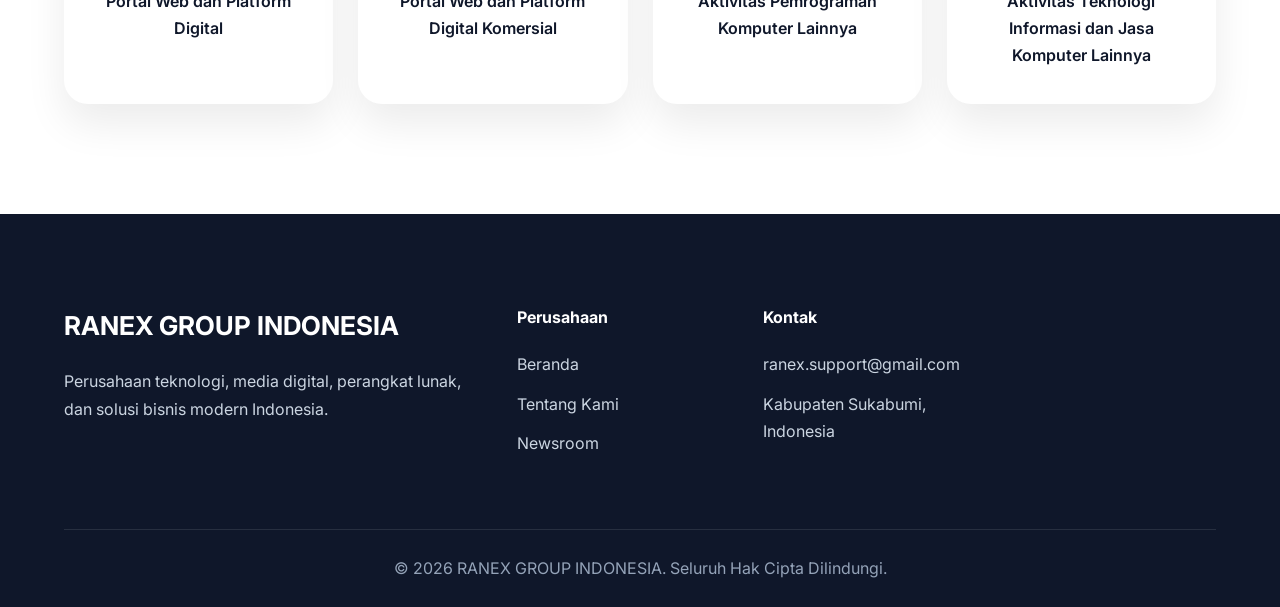
<file: legalitas.html>
<!DOCTYPE html>
<html lang="id">

<head>

    <meta charset="UTF-8">
    <meta name="viewport" content="width=device-width, initial-scale=1.0">

    <title>
        Legalitas | RANEX GROUP INDONESIA
    </title>

    <meta name="description"
        content="Informasi legalitas, badan hukum, SK Pengesahan, dan status perizinan RANEX GROUP INDONESIA.">

    <link rel="icon" type="image/png" href="logo-ranex.png">
    <link rel="apple-touch-icon" href="logo-ranex.png">
    <meta name="theme-color" content="#0f172a">

    <link rel="canonical" href="https://ranexgroup.my.id/legalitas.html">

    <link rel="stylesheet" href="style.css">

</head>

<body>

    <!-- HEADER -->

    <header class="header">

        <div class="container">

            <a href="index.html" class="logo">

                <img src="logo-ranex.png" alt="Ranex Group Indonesia">

                <div>
                    <h3>RANEX GROUP</h3>
                    <span>INDONESIA</span>
                </div>

            </a>

            <nav class="navbar">

                <a href="index.html">Beranda</a>
                <a href="index.html#about">Tentang</a>
                <a href="index.html#business">Unit Bisnis</a>
                <a href="legalitas.html">Legalitas</a>
                <a href="newsroom.html">Newsroom</a>
                <a href="index.html#contact">Kontak</a>

            </nav>

            <a href="index.html#contact" class="btn-nav">
                Hubungi Kami
            </a>

        </div>

    </header>

    <!-- HERO -->

    <section class="hero">

        <div class="container">

            <div class="hero-content">

                <span class="hero-badge">
                    LEGALITAS PERUSAHAAN
                </span>

                <h1>
                    Informasi Badan Hukum
                    RANEX GROUP INDONESIA
                </h1>

                <p>
                    Transparansi dan kepatuhan terhadap ketentuan hukum
                    merupakan bagian dari komitmen perusahaan dalam
                    menjalankan kegiatan usaha secara profesional.
                </p>

            </div>

        </div>

    </section>

    <!-- DATA PERUSAHAAN -->

    <section class="legality">

        <div class="container">

            <div class="section-title">

                <span>DATA PERUSAHAAN</span>

                <h2>
                    Informasi Umum
                </h2>

            </div>

            <div class="legal-grid">

                <div class="legal-item">
                    <h4>Nama Badan Hukum</h4>
                    <p>RANEX GROUP INDONESIA</p>
                </div>

                <div class="legal-item">
                    <h4>Bentuk Usaha</h4>
                    <p>Perseroan Perorangan</p>
                </div>

                <div class="legal-item">
                    <h4>Status</h4>
                    <p>Aktif</p>
                </div>

                <div class="legal-item">
                    <h4>Direktur</h4>
                    <p>Riki Andriansah</p>
                </div>

                <div class="legal-item">
                    <h4>Domisili</h4>
                    <p>Kabupaten Sukabumi, Jawa Barat</p>
                </div>

                <div class="legal-item">
                    <h4>Negara</h4>
                    <p>Republik Indonesia</p>
                </div>

            </div>

        </div>

    </section>

    <!-- SK -->

    <section>

        <div class="container">

            <div class="section-title">

                <span>PENGESAHAN</span>

                <h2>
                    Dokumen Legal
                </h2>

            </div>

            <div class="legal-grid">

                <div class="legal-item">

                    <h4>Nomor SK Pengesahan</h4>

                    <p>
                        AHU-A007028.AH.01.31.Tahun 2026
                    </p>

                </div>

                <div class="legal-item">

                    <h4>Tanggal Pengesahan</h4>

                    <p>
                        18 Juni 2026
                    </p>

                </div>

                <div class="legal-item">

                    <h4>Penerbit</h4>

                    <p>
                        Kementerian Hukum Republik Indonesia
                    </p>

                </div>

                <div class="legal-item">

                    <h4>Status Dokumen</h4>

                    <p>
                        Aktif dan Berlaku
                    </p>

                </div>

            </div>

        </div>

    </section>

    <!-- NIB -->

    <section class="legality">

        <div class="container">

            <div class="section-title">

                <span>OSS & NIB</span>

                <h2>
                    Status Perizinan Berusaha
                </h2>

            </div>

            <div class="about-card">

                <h3>
                    Nomor Induk Berusaha (NIB)
                </h3>

                <p>
                    Saat ini proses sinkronisasi data OSS masih berlangsung
                    setelah perubahan data badan usaha melalui sistem AHU.
                </p>

                <p>
                    Informasi NIB akan diperbarui setelah proses sinkronisasi
                    OSS selesai.
                </p>

            </div>

        </div>

    </section>

    <!-- KBLI -->

    <section>

        <div class="container">

            <div class="section-title">

                <span>KBLI</span>

                <h2>
                    Kegiatan Usaha
                </h2>

            </div>

            <div class="legal-grid">

                <div class="legal-item">
                    <h4>63912</h4>
                    <p>Portal Web dan Platform Digital</p>
                </div>

                <div class="legal-item">
                    <h4>63122</h4>
                    <p>Portal Web dan Platform Digital Komersial</p>
                </div>

                <div class="legal-item">
                    <h4>62019</h4>
                    <p>Aktivitas Pemrograman Komputer Lainnya</p>
                </div>

                <div class="legal-item">
                    <h4>62090</h4>
                    <p>Aktivitas Teknologi Informasi dan Jasa Komputer Lainnya</p>
                </div>

            </div>

        </div>

    </section>

    <!-- FOOTER -->

    <footer class="footer">

        <div class="container">

            <div class="footer-grid">

                <div class="footer-col">

                    <h3>
                        RANEX GROUP INDONESIA
                    </h3>

                    <p>
                        Perusahaan teknologi, media digital,
                        perangkat lunak, dan solusi bisnis modern Indonesia.
                    </p>

                </div>

                <div class="footer-col">

                    <h4>Perusahaan</h4>

                    <ul>

                        <li><a href="index.html">Beranda</a></li>
                        <li><a href="index.html#about">Tentang Kami</a></li>
                        <li><a href="newsroom.html">Newsroom</a></li>

                    </ul>

                </div>

                <div class="footer-col">

                    <h4>Kontak</h4>

                    <p>
                        ranex.support@gmail.com
                    </p>

                    <p>
                        Kabupaten Sukabumi, Indonesia
                    </p>

                </div>

            </div>

            <div class="footer-bottom">

                <p>
                    © 2026 RANEX GROUP INDONESIA.
                    Seluruh Hak Cipta Dilindungi.
                </p>

            </div>

        </div>

    </footer>

    <script src="main.js"></script>

</body>

</html>
</file>
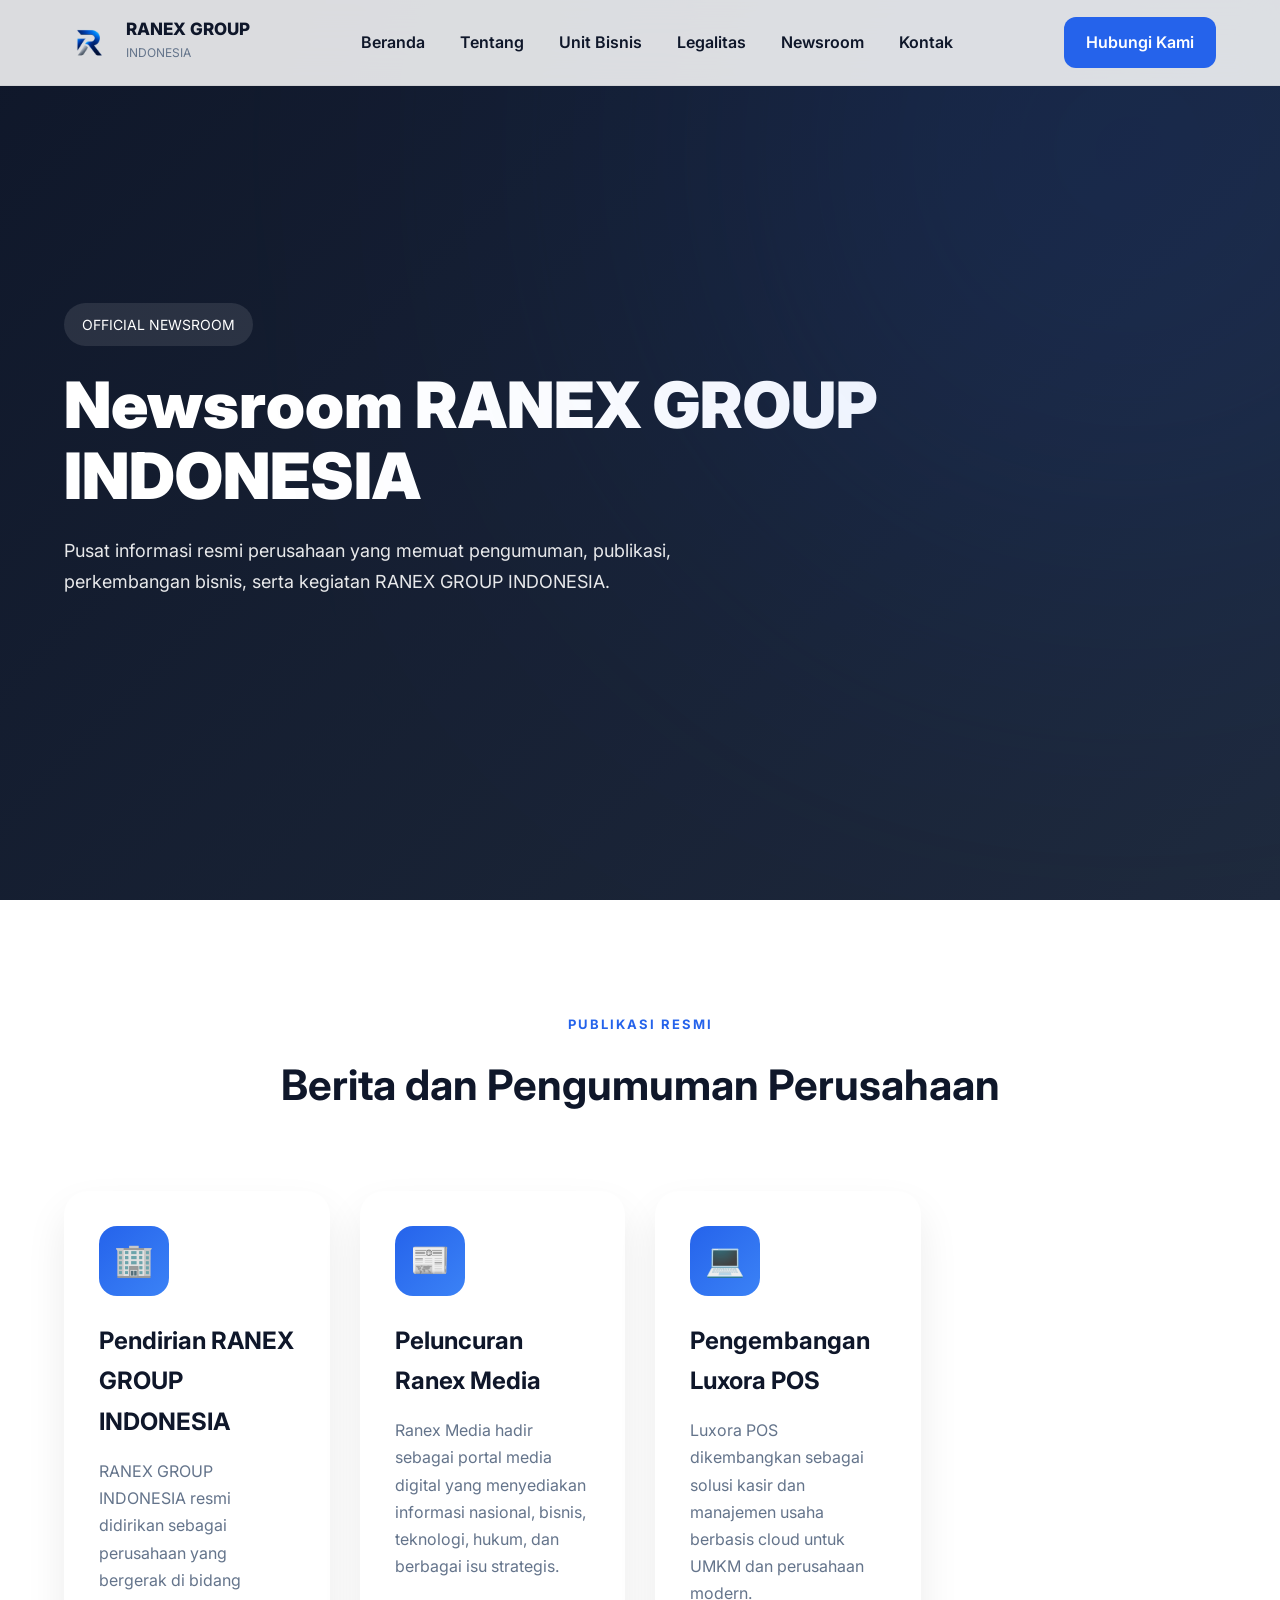
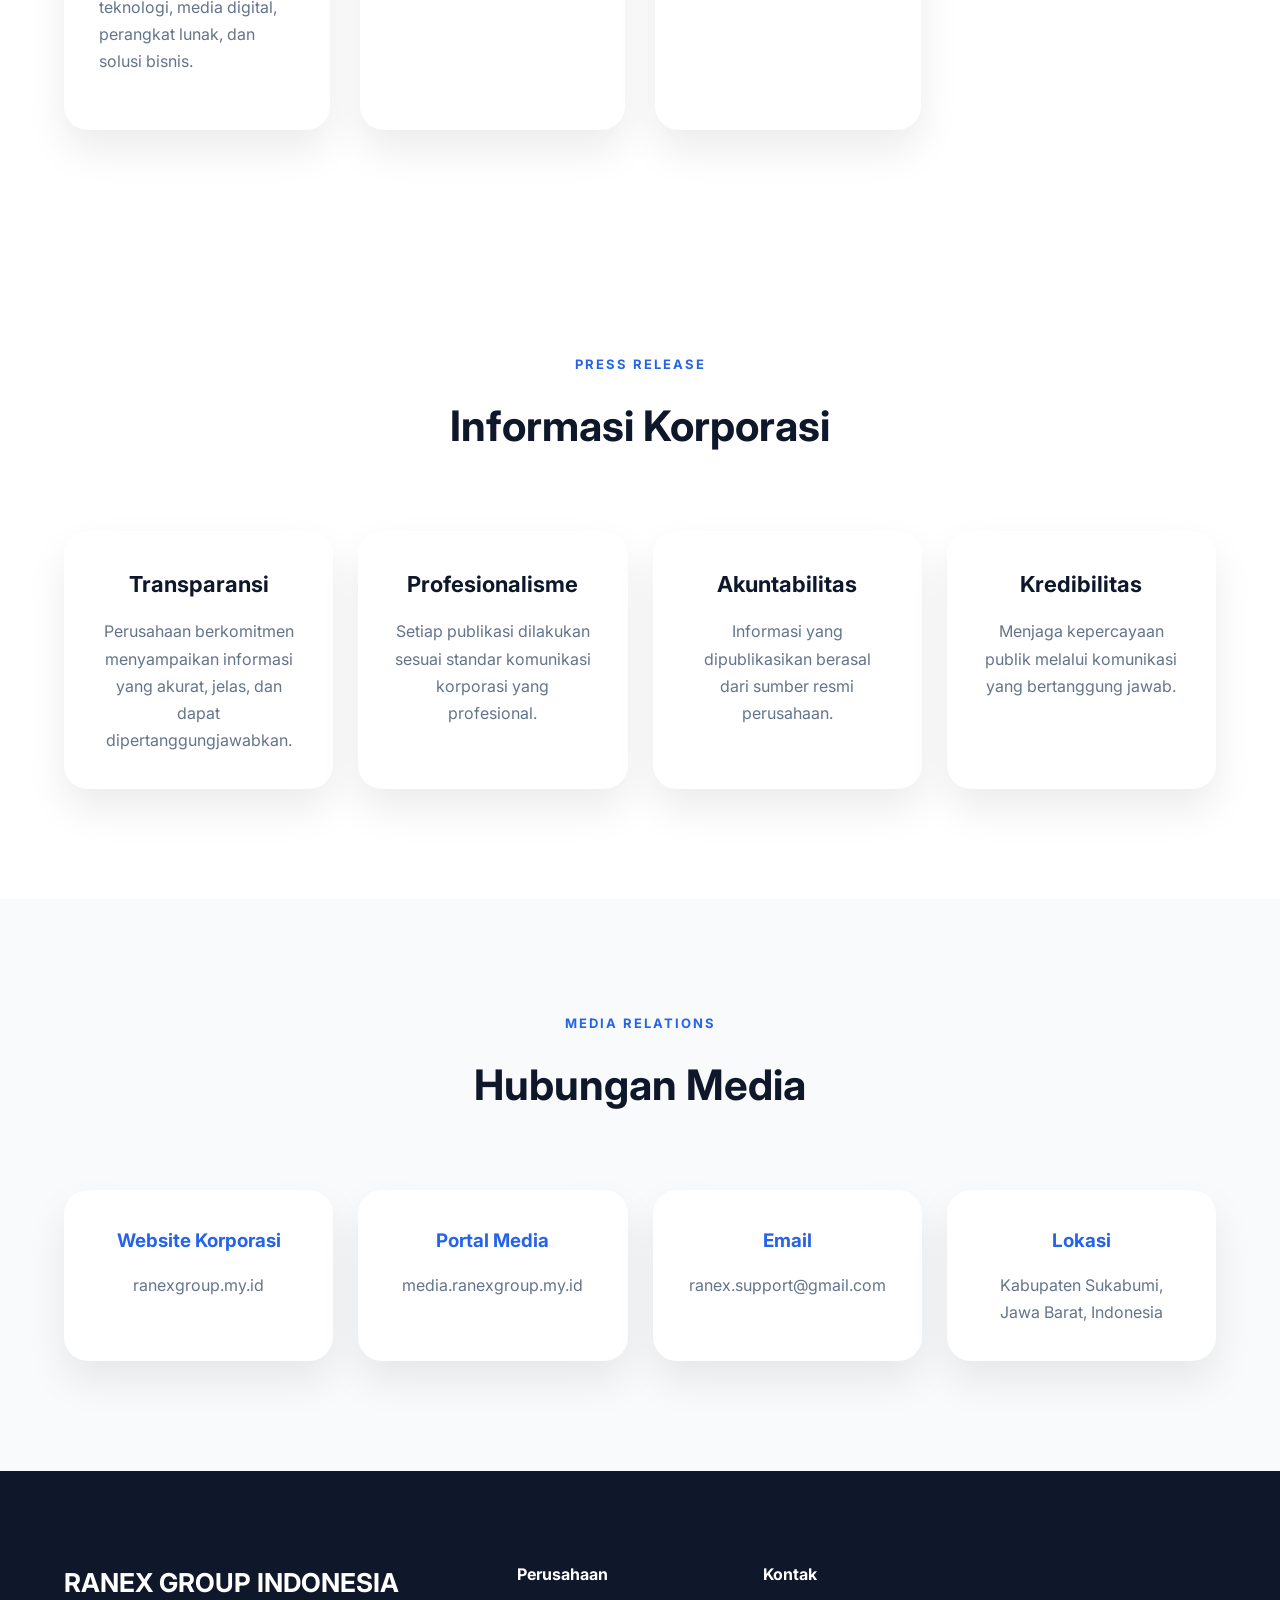
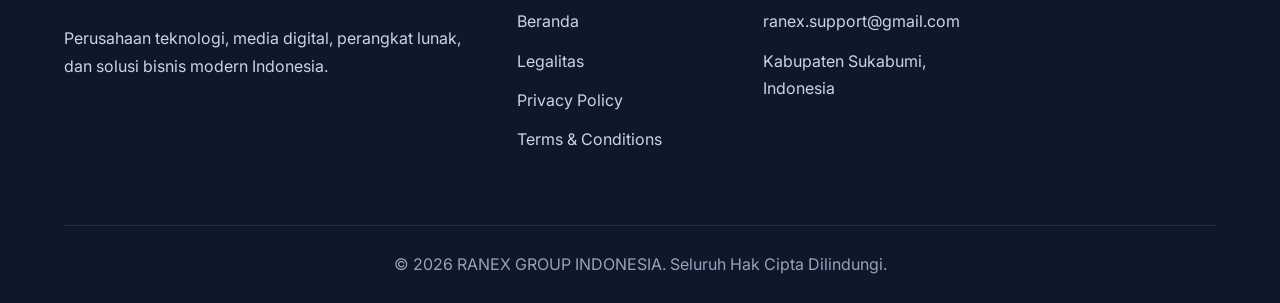
<file: newsroom.html>
<!DOCTYPE html>
<html lang="id">

<head>

    <meta charset="UTF-8">
    <meta name="viewport" content="width=device-width, initial-scale=1.0">

    <title>
        Newsroom | RANEX GROUP INDONESIA
    </title>

    <meta name="description"
        content="Newsroom resmi RANEX GROUP INDONESIA. Publikasi perusahaan, pengumuman resmi, berita korporasi, dan perkembangan bisnis.">

    <link rel="icon" type="image/png" href="logo-ranex.png">
    <link rel="apple-touch-icon" href="logo-ranex.png">
    <meta name="theme-color" content="#0f172a">

    <link rel="canonical" href="https://ranexgroup.my.id/newsroom.html">

    <link rel="stylesheet" href="style.css">

</head>

<body>

    <!-- HEADER -->

    <header class="header">

        <div class="container">

            <a href="index.html" class="logo">

                <img src="logo-ranex.png" alt="Ranex Group Indonesia">

                <div>
                    <h3>RANEX GROUP</h3>
                    <span>INDONESIA</span>
                </div>

            </a>

            <nav class="navbar">

                <a href="index.html">Beranda</a>
                <a href="index.html#about">Tentang</a>
                <a href="index.html#business">Unit Bisnis</a>
                <a href="legalitas.html">Legalitas</a>
                <a href="newsroom.html">Newsroom</a>
                <a href="index.html#contact">Kontak</a>

            </nav>

            <a href="index.html#contact" class="btn-nav">
                Hubungi Kami
            </a>

        </div>

    </header>

    <!-- HERO -->

    <section class="hero">

        <div class="container">

            <div class="hero-content">

                <span class="hero-badge">
                    OFFICIAL NEWSROOM
                </span>

                <h1>
                    Newsroom RANEX GROUP INDONESIA
                </h1>

                <p>
                    Pusat informasi resmi perusahaan yang memuat
                    pengumuman, publikasi, perkembangan bisnis,
                    serta kegiatan RANEX GROUP INDONESIA.
                </p>

            </div>

        </div>

    </section>

    <!-- NEWSROOM -->

    <section>

        <div class="container">

            <div class="section-title">

                <span>PUBLIKASI RESMI</span>

                <h2>
                    Berita dan Pengumuman Perusahaan
                </h2>

            </div>

            <div class="business-grid">

                <article class="business-card">

                    <div class="business-icon">
                        🏢
                    </div>

                    <h3>
                        Pendirian RANEX GROUP INDONESIA
                    </h3>

                    <p>
                        RANEX GROUP INDONESIA resmi didirikan sebagai
                        perusahaan yang bergerak di bidang teknologi,
                        media digital, perangkat lunak, dan solusi bisnis.
                    </p>

                </article>

                <article class="business-card">

                    <div class="business-icon">
                        📰
                    </div>

                    <h3>
                        Peluncuran Ranex Media
                    </h3>

                    <p>
                        Ranex Media hadir sebagai portal media digital
                        yang menyediakan informasi nasional, bisnis,
                        teknologi, hukum, dan berbagai isu strategis.
                    </p>

                </article>

                <article class="business-card">

                    <div class="business-icon">
                        💻
                    </div>

                    <h3>
                        Pengembangan Luxora POS
                    </h3>

                    <p>
                        Luxora POS dikembangkan sebagai solusi kasir
                        dan manajemen usaha berbasis cloud untuk UMKM
                        dan perusahaan modern.
                    </p>

                </article>

            </div>

        </div>

    </section>

    <!-- PRESS RELEASE -->

    <section class="core-values">

        <div class="container">

            <div class="section-title">

                <span>PRESS RELEASE</span>

                <h2>
                    Informasi Korporasi
                </h2>

            </div>

            <div class="values-grid">

                <div class="value-card">

                    <h3>
                        Transparansi
                    </h3>

                    <p>
                        Perusahaan berkomitmen menyampaikan informasi
                        yang akurat, jelas, dan dapat dipertanggungjawabkan.
                    </p>

                </div>

                <div class="value-card">

                    <h3>
                        Profesionalisme
                    </h3>

                    <p>
                        Setiap publikasi dilakukan sesuai standar
                        komunikasi korporasi yang profesional.
                    </p>

                </div>

                <div class="value-card">

                    <h3>
                        Akuntabilitas
                    </h3>

                    <p>
                        Informasi yang dipublikasikan berasal dari
                        sumber resmi perusahaan.
                    </p>

                </div>

                <div class="value-card">

                    <h3>
                        Kredibilitas
                    </h3>

                    <p>
                        Menjaga kepercayaan publik melalui komunikasi
                        yang bertanggung jawab.
                    </p>

                </div>

            </div>

        </div>

    </section>

    <!-- MEDIA RELATIONS -->

    <section class="contact">

        <div class="container">

            <div class="section-title">

                <span>MEDIA RELATIONS</span>

                <h2>
                    Hubungan Media
                </h2>

            </div>

            <div class="contact-grid">

                <div class="contact-card">

                    <h3>
                        Website Korporasi
                    </h3>

                    <p>
                        ranexgroup.my.id
                    </p>

                </div>

                <div class="contact-card">

                    <h3>
                        Portal Media
                    </h3>

                    <p>
                        media.ranexgroup.my.id
                    </p>

                </div>

                <div class="contact-card">

                    <h3>
                        Email
                    </h3>

                    <p>
                        ranex.support@gmail.com
                    </p>

                </div>

                <div class="contact-card">

                    <h3>
                        Lokasi
                    </h3>

                    <p>
                        Kabupaten Sukabumi,
                        Jawa Barat, Indonesia
                    </p>

                </div>

            </div>

        </div>

    </section>

    <!-- FOOTER -->

    <footer class="footer">

        <div class="container">

            <div class="footer-grid">

                <div class="footer-col">

                    <h3>
                        RANEX GROUP INDONESIA
                    </h3>

                    <p>
                        Perusahaan teknologi, media digital,
                        perangkat lunak, dan solusi bisnis modern Indonesia.
                    </p>

                </div>

                <div class="footer-col">

                    <h4>
                        Perusahaan
                    </h4>

                    <ul>

                        <li><a href="index.html">Beranda</a></li>
                        <li><a href="legalitas.html">Legalitas</a></li>
                        <li><a href="privacy-policy.html">Privacy Policy</a></li>
                        <li><a href="terms.html">Terms & Conditions</a></li>

                    </ul>

                </div>

                <div class="footer-col">

                    <h4>
                        Kontak
                    </h4>

                    <p>
                        ranex.support@gmail.com
                    </p>

                    <p>
                        Kabupaten Sukabumi, Indonesia
                    </p>

                </div>

            </div>

            <div class="footer-bottom">

                <p>
                    © 2026 RANEX GROUP INDONESIA.
                    Seluruh Hak Cipta Dilindungi.
                </p>

            </div>

        </div>

    </footer>

    <script src="main.js"></script>

</body>

</html>
</file>
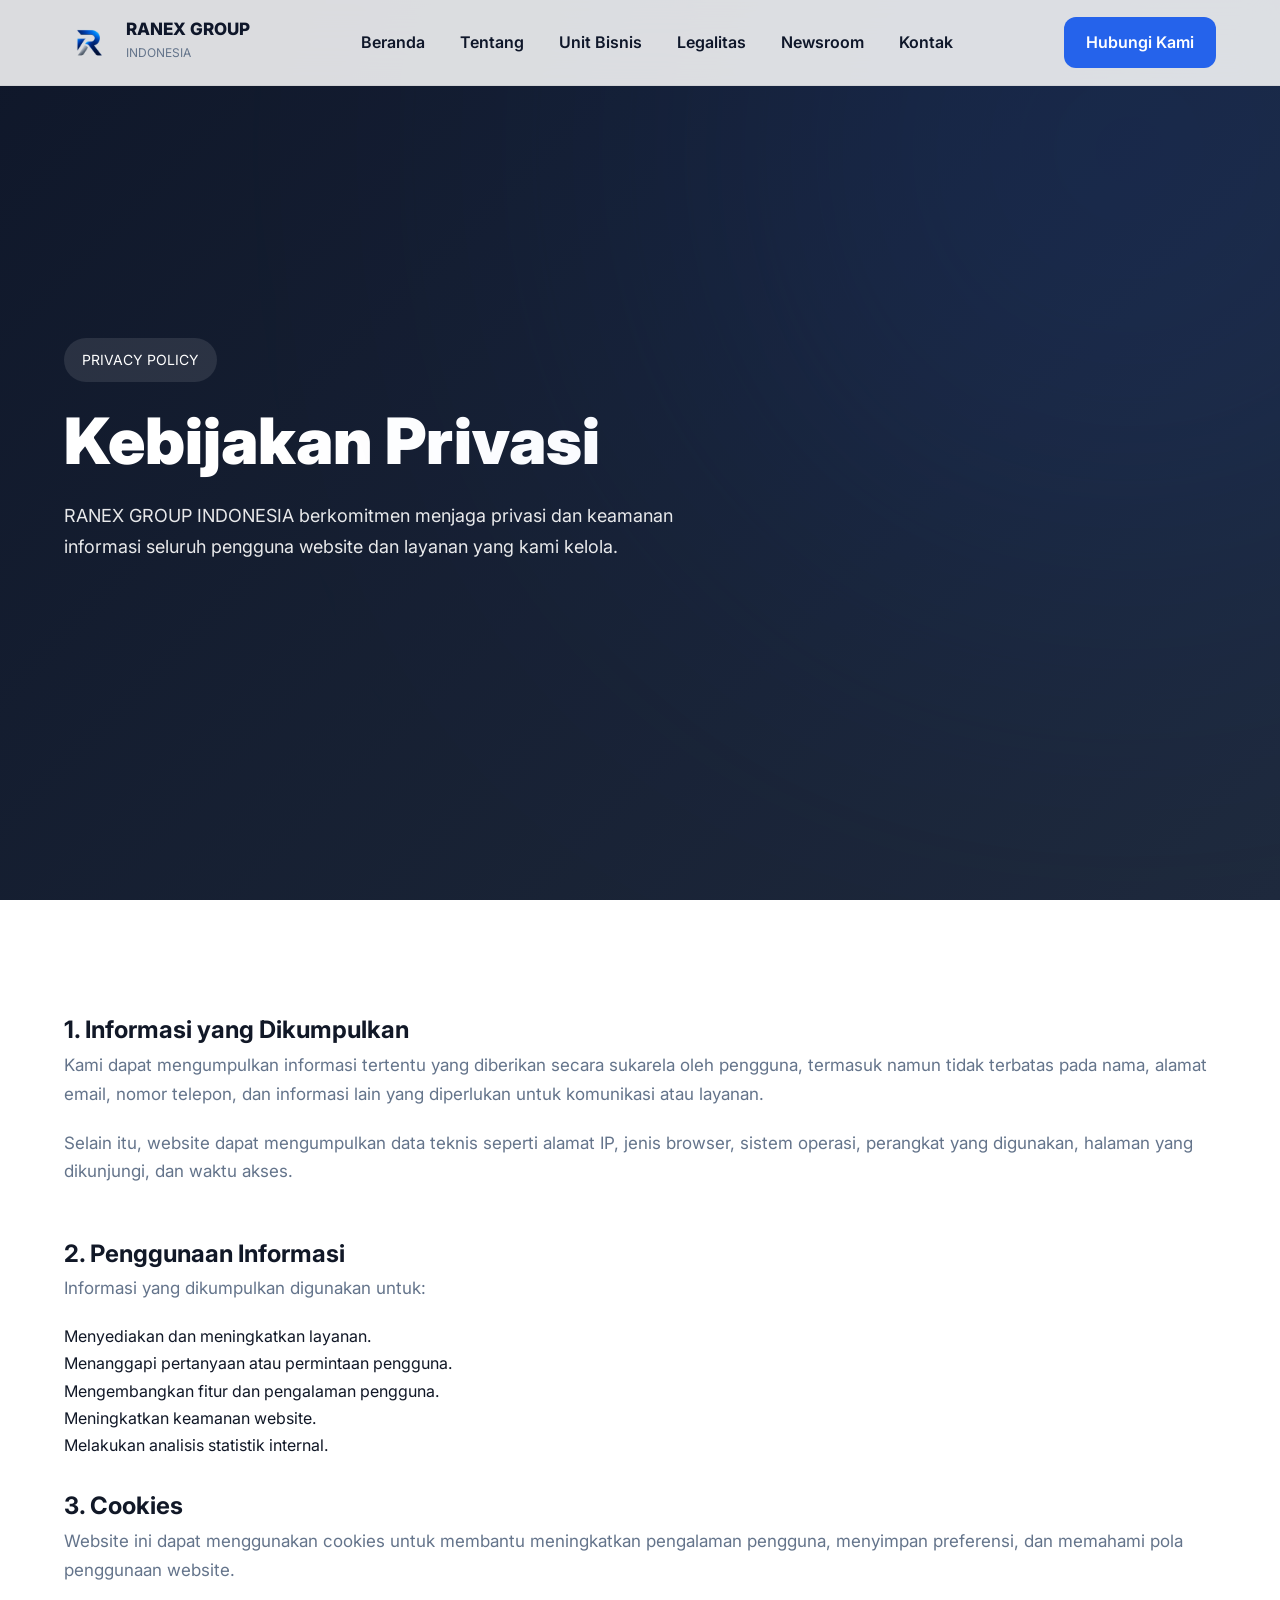
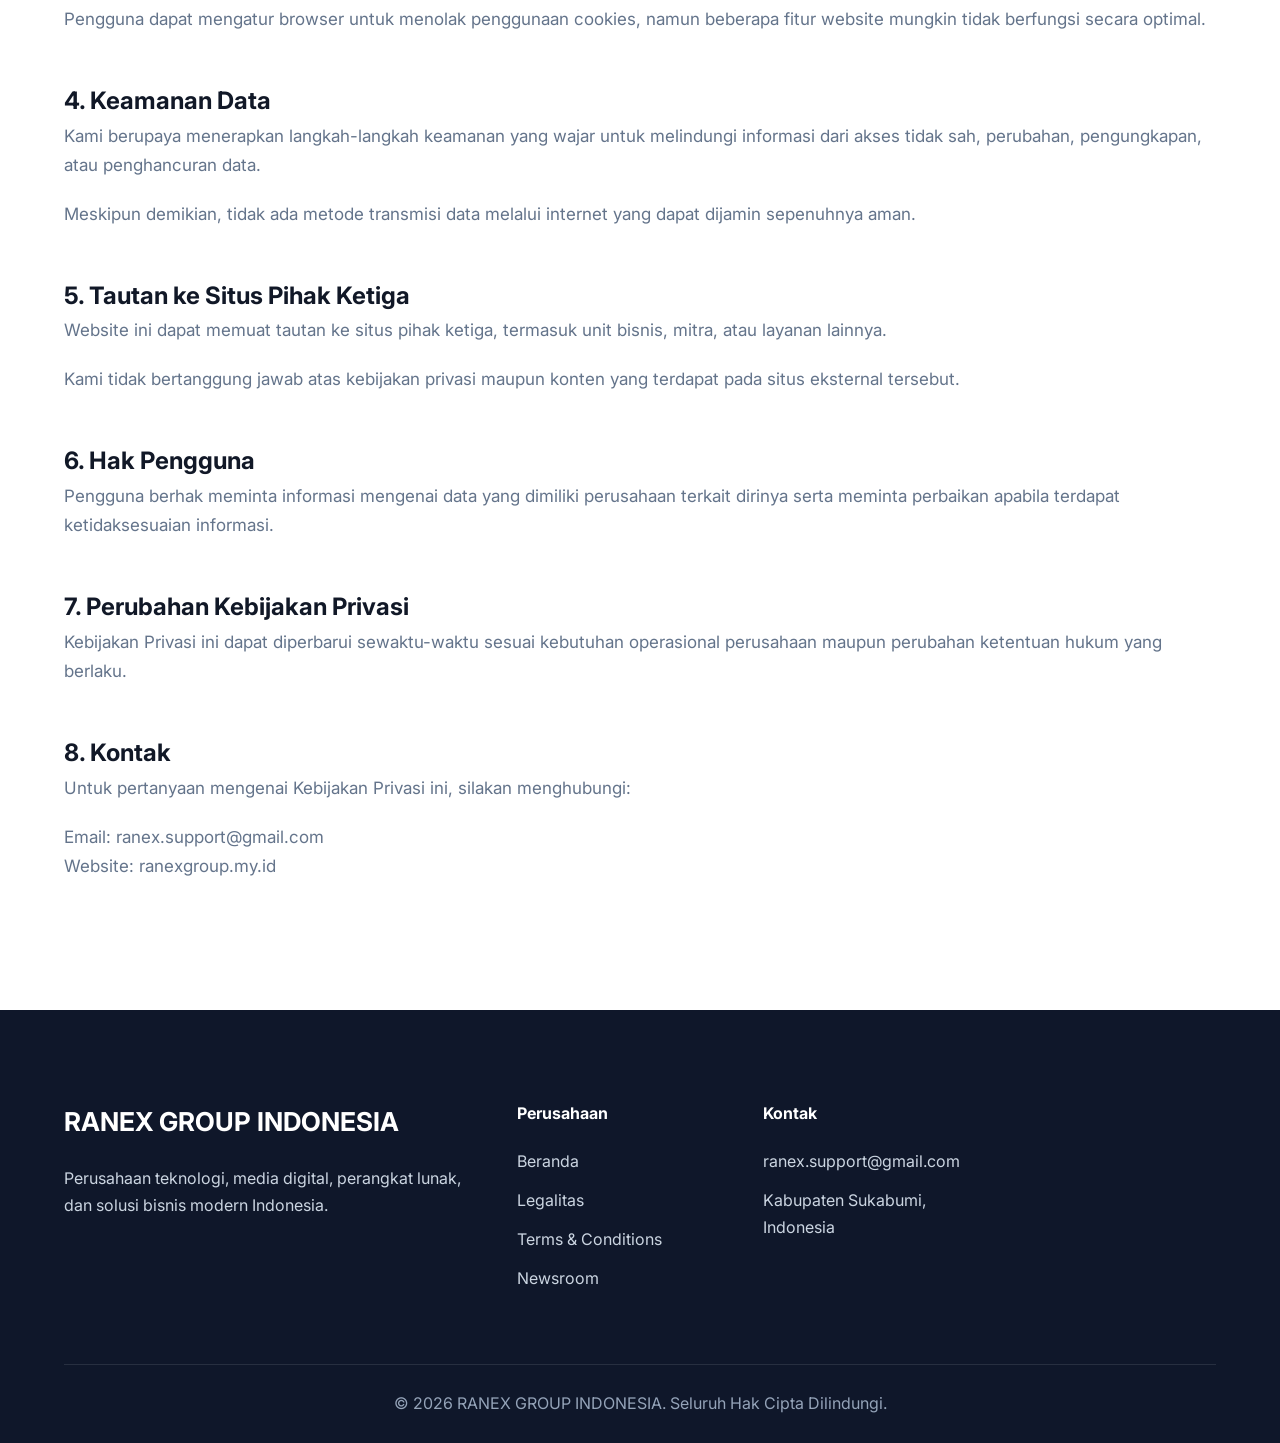
<file: privacy-policy.html>
<!DOCTYPE html>
<html lang="id">

<head>

    <meta charset="UTF-8">
    <meta name="viewport" content="width=device-width, initial-scale=1.0">

    <title>
        Privacy Policy | RANEX GROUP INDONESIA
    </title>

    <meta name="description"
        content="Kebijakan Privasi RANEX GROUP INDONESIA mengenai pengumpulan, penggunaan, dan perlindungan data pengguna website.">

    <link rel="icon" type="image/png" href="logo-ranex.png">
    <link rel="apple-touch-icon" href="logo-ranex.png">
    <meta name="theme-color" content="#0f172a">

    <link rel="canonical" href="https://ranexgroup.my.id/privacy-policy.html">

    <link rel="stylesheet" href="style.css">

</head>

<body>

    <!-- HEADER -->

    <header class="header">

        <div class="container">

            <a href="index.html" class="logo">

                <img src="logo-ranex.png" alt="Ranex Group Indonesia">

                <div>
                    <h3>RANEX GROUP</h3>
                    <span>INDONESIA</span>
                </div>

            </a>

            <nav class="navbar">

                <a href="index.html">Beranda</a>
                <a href="index.html#about">Tentang</a>
                <a href="index.html#business">Unit Bisnis</a>
                <a href="legalitas.html">Legalitas</a>
                <a href="newsroom.html">Newsroom</a>
                <a href="index.html#contact">Kontak</a>

            </nav>

            <a href="index.html#contact" class="btn-nav">
                Hubungi Kami
            </a>

        </div>

    </header>

    <!-- HERO -->

    <section class="hero">

        <div class="container">

            <div class="hero-content">

                <span class="hero-badge">
                    PRIVACY POLICY
                </span>

                <h1>
                    Kebijakan Privasi
                </h1>

                <p>
                    RANEX GROUP INDONESIA berkomitmen menjaga privasi dan
                    keamanan informasi seluruh pengguna website dan layanan
                    yang kami kelola.
                </p>

            </div>

        </div>

    </section>

    <!-- CONTENT -->

    <section>

        <div class="container">

            <div class="about-content">

                <h2>1. Informasi yang Dikumpulkan</h2>

                <p>
                    Kami dapat mengumpulkan informasi tertentu yang diberikan
                    secara sukarela oleh pengguna, termasuk namun tidak terbatas
                    pada nama, alamat email, nomor telepon, dan informasi lain
                    yang diperlukan untuk komunikasi atau layanan.
                </p>

                <p>
                    Selain itu, website dapat mengumpulkan data teknis seperti
                    alamat IP, jenis browser, sistem operasi, perangkat yang
                    digunakan, halaman yang dikunjungi, dan waktu akses.
                </p>

                <br>

                <h2>2. Penggunaan Informasi</h2>

                <p>
                    Informasi yang dikumpulkan digunakan untuk:
                </p>

                <ul>

                    <li>Menyediakan dan meningkatkan layanan.</li>

                    <li>Menanggapi pertanyaan atau permintaan pengguna.</li>

                    <li>Mengembangkan fitur dan pengalaman pengguna.</li>

                    <li>Meningkatkan keamanan website.</li>

                    <li>Melakukan analisis statistik internal.</li>

                </ul>

                <br>

                <h2>3. Cookies</h2>

                <p>
                    Website ini dapat menggunakan cookies untuk membantu
                    meningkatkan pengalaman pengguna, menyimpan preferensi,
                    dan memahami pola penggunaan website.
                </p>

                <p>
                    Pengguna dapat mengatur browser untuk menolak penggunaan
                    cookies, namun beberapa fitur website mungkin tidak
                    berfungsi secara optimal.
                </p>

                <br>

                <h2>4. Keamanan Data</h2>

                <p>
                    Kami berupaya menerapkan langkah-langkah keamanan yang
                    wajar untuk melindungi informasi dari akses tidak sah,
                    perubahan, pengungkapan, atau penghancuran data.
                </p>

                <p>
                    Meskipun demikian, tidak ada metode transmisi data melalui
                    internet yang dapat dijamin sepenuhnya aman.
                </p>

                <br>

                <h2>5. Tautan ke Situs Pihak Ketiga</h2>

                <p>
                    Website ini dapat memuat tautan ke situs pihak ketiga,
                    termasuk unit bisnis, mitra, atau layanan lainnya.
                </p>

                <p>
                    Kami tidak bertanggung jawab atas kebijakan privasi maupun
                    konten yang terdapat pada situs eksternal tersebut.
                </p>

                <br>

                <h2>6. Hak Pengguna</h2>

                <p>
                    Pengguna berhak meminta informasi mengenai data yang
                    dimiliki perusahaan terkait dirinya serta meminta
                    perbaikan apabila terdapat ketidaksesuaian informasi.
                </p>

                <br>

                <h2>7. Perubahan Kebijakan Privasi</h2>

                <p>
                    Kebijakan Privasi ini dapat diperbarui sewaktu-waktu
                    sesuai kebutuhan operasional perusahaan maupun perubahan
                    ketentuan hukum yang berlaku.
                </p>

                <br>

                <h2>8. Kontak</h2>

                <p>
                    Untuk pertanyaan mengenai Kebijakan Privasi ini,
                    silakan menghubungi:
                </p>

                <p>
                    Email: ranex.support@gmail.com
                    <br>
                    Website: ranexgroup.my.id
                </p>

            </div>

        </div>

    </section>

    <!-- FOOTER -->

    <footer class="footer">

        <div class="container">

            <div class="footer-grid">

                <div class="footer-col">

                    <h3>
                        RANEX GROUP INDONESIA
                    </h3>

                    <p>
                        Perusahaan teknologi, media digital,
                        perangkat lunak, dan solusi bisnis modern Indonesia.
                    </p>

                </div>

                <div class="footer-col">

                    <h4>
                        Perusahaan
                    </h4>

                    <ul>

                        <li><a href="index.html">Beranda</a></li>
                        <li><a href="legalitas.html">Legalitas</a></li>
                        <li><a href="terms.html">Terms & Conditions</a></li>
                        <li><a href="newsroom.html">Newsroom</a></li>

                    </ul>

                </div>

                <div class="footer-col">

                    <h4>
                        Kontak
                    </h4>

                    <p>
                        ranex.support@gmail.com
                    </p>

                    <p>
                        Kabupaten Sukabumi, Indonesia
                    </p>

                </div>

            </div>

            <div class="footer-bottom">

                <p>
                    © 2026 RANEX GROUP INDONESIA.
                    Seluruh Hak Cipta Dilindungi.
                </p>

            </div>

        </div>

    </footer>

    <script src="main.js"></script>

</body>

</html>
</file>
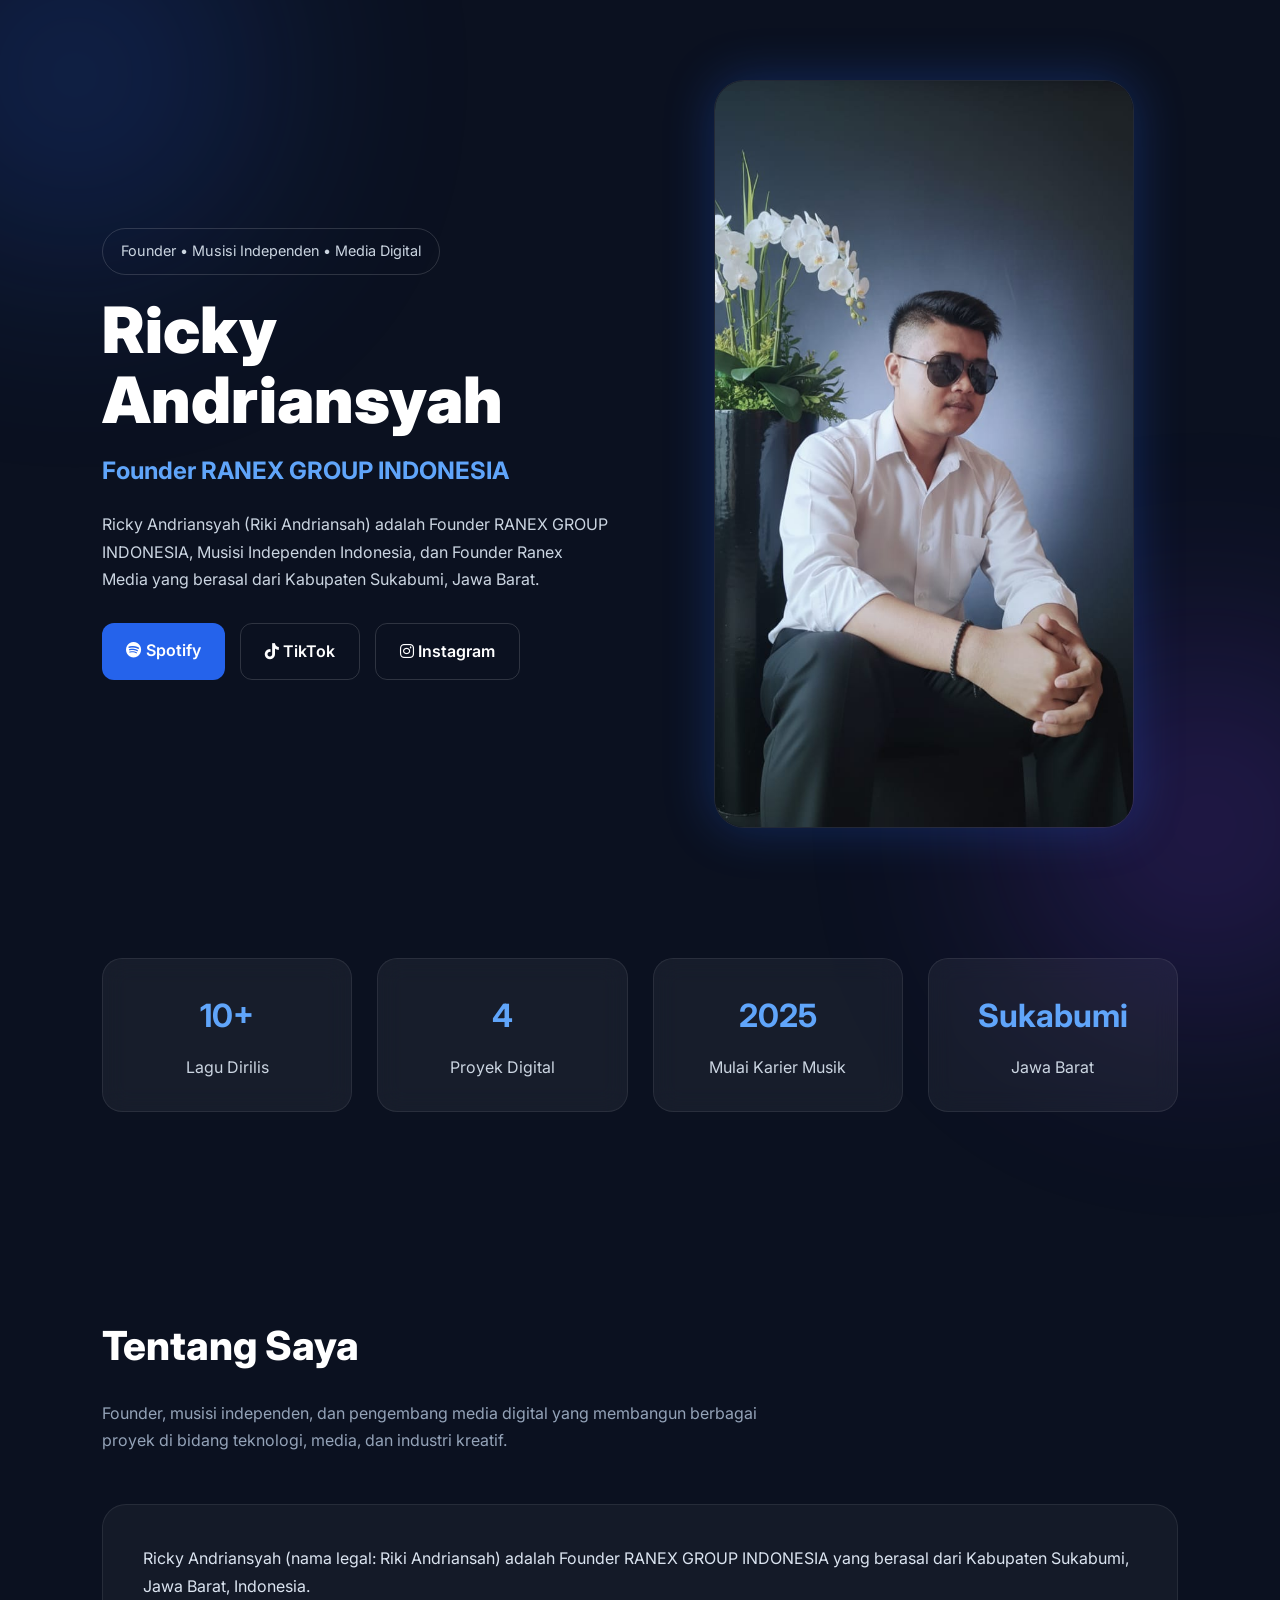
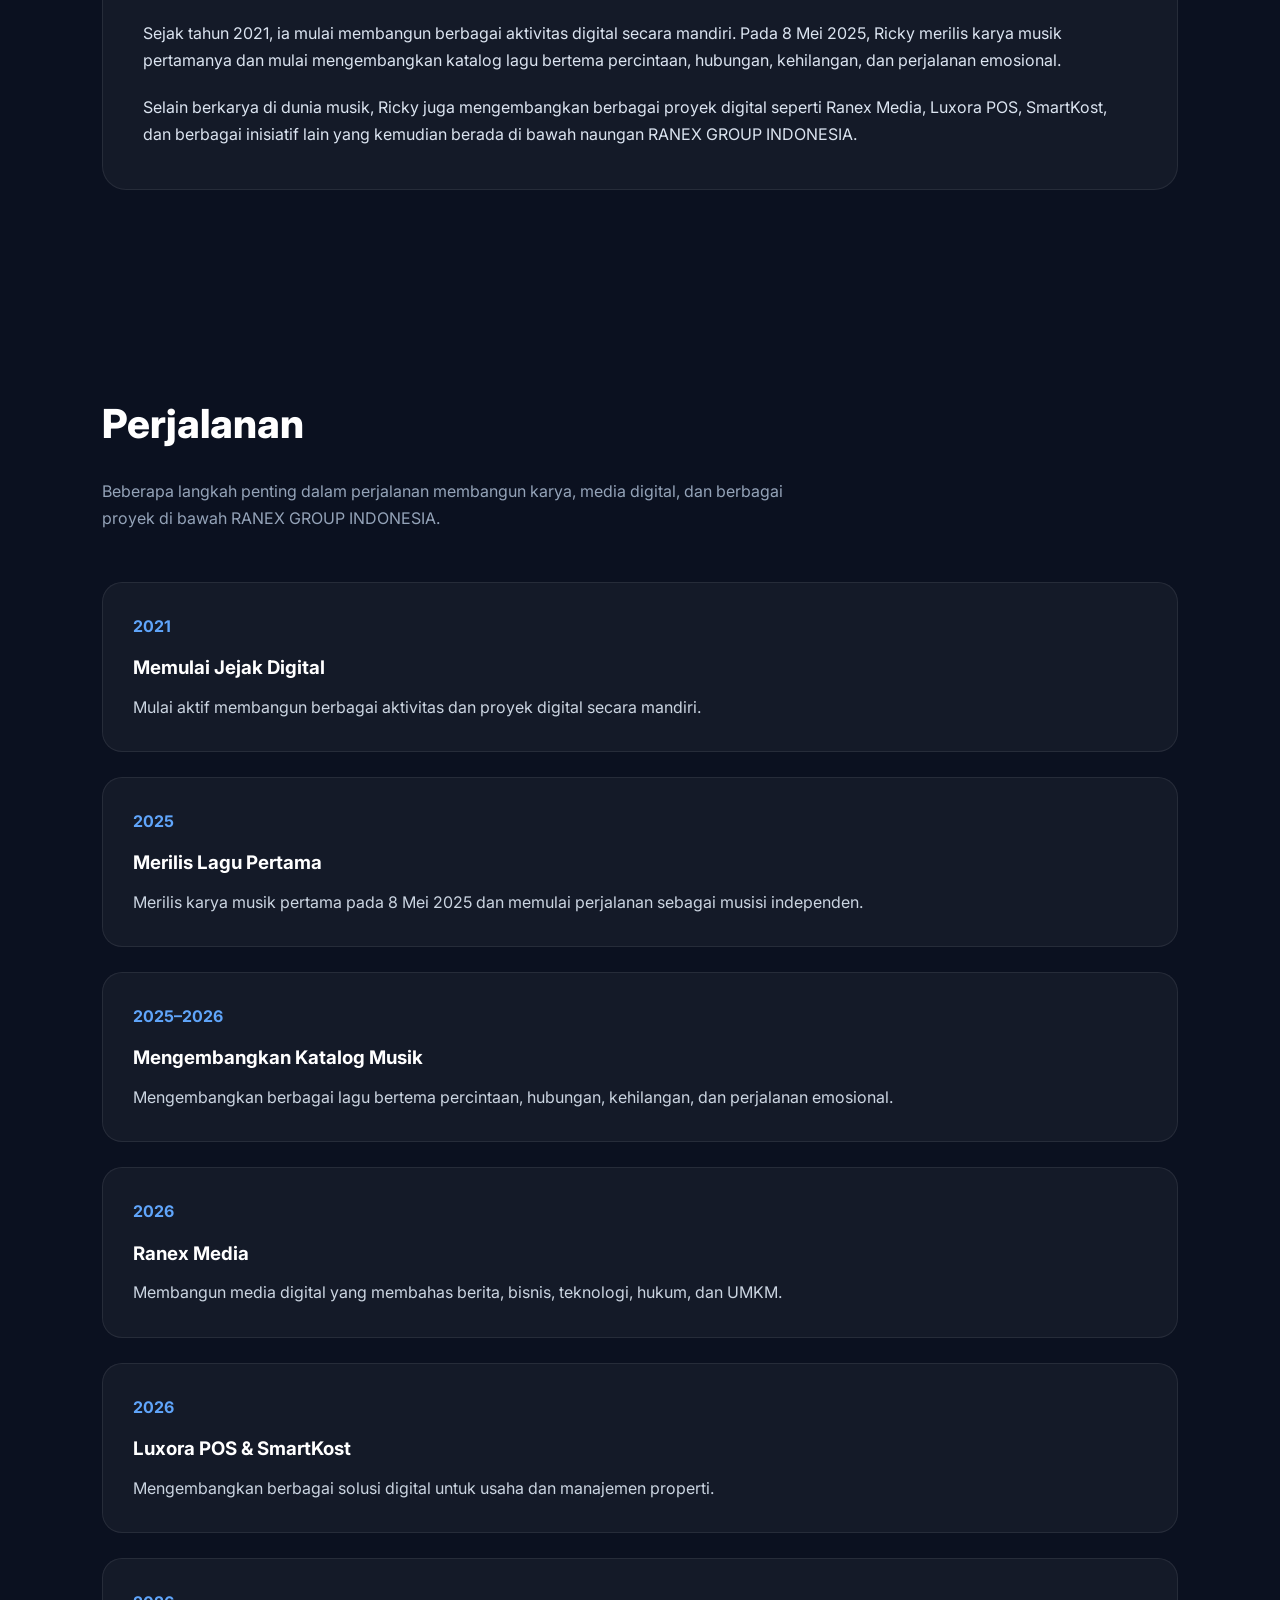
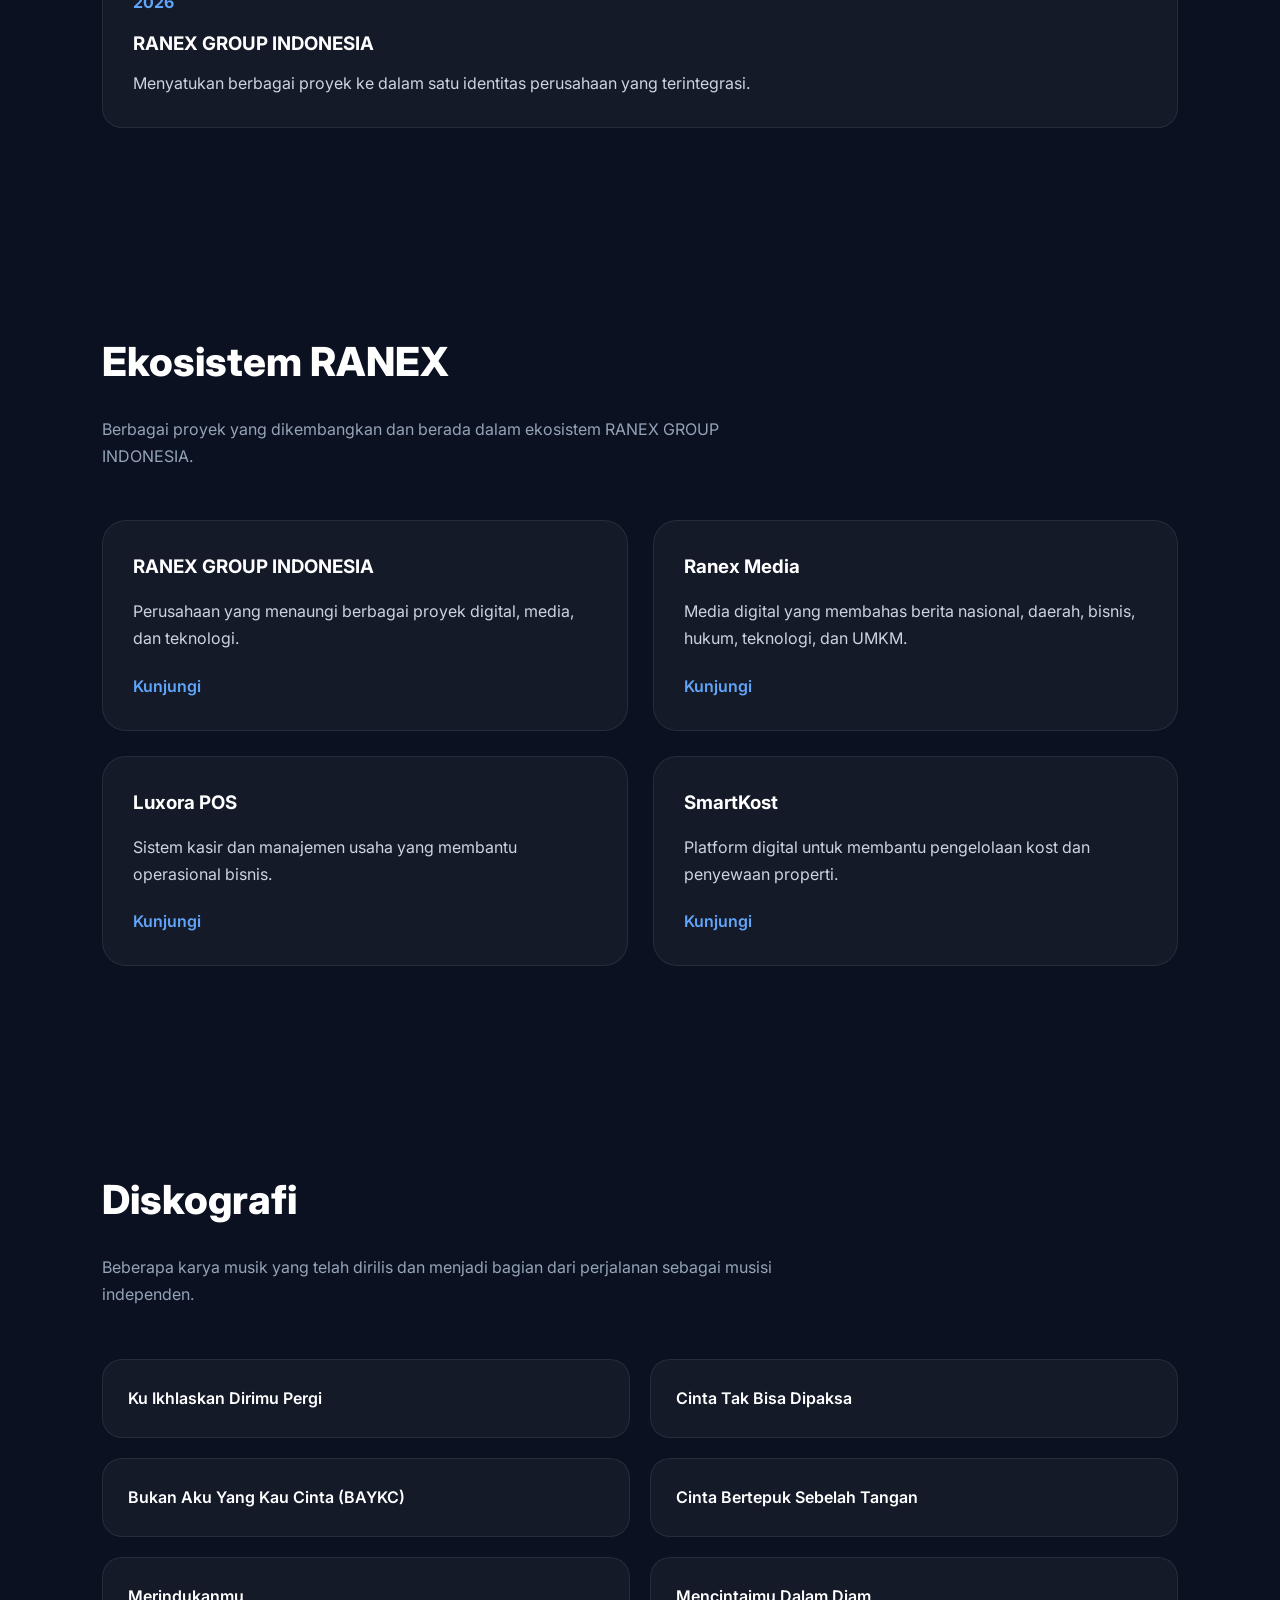
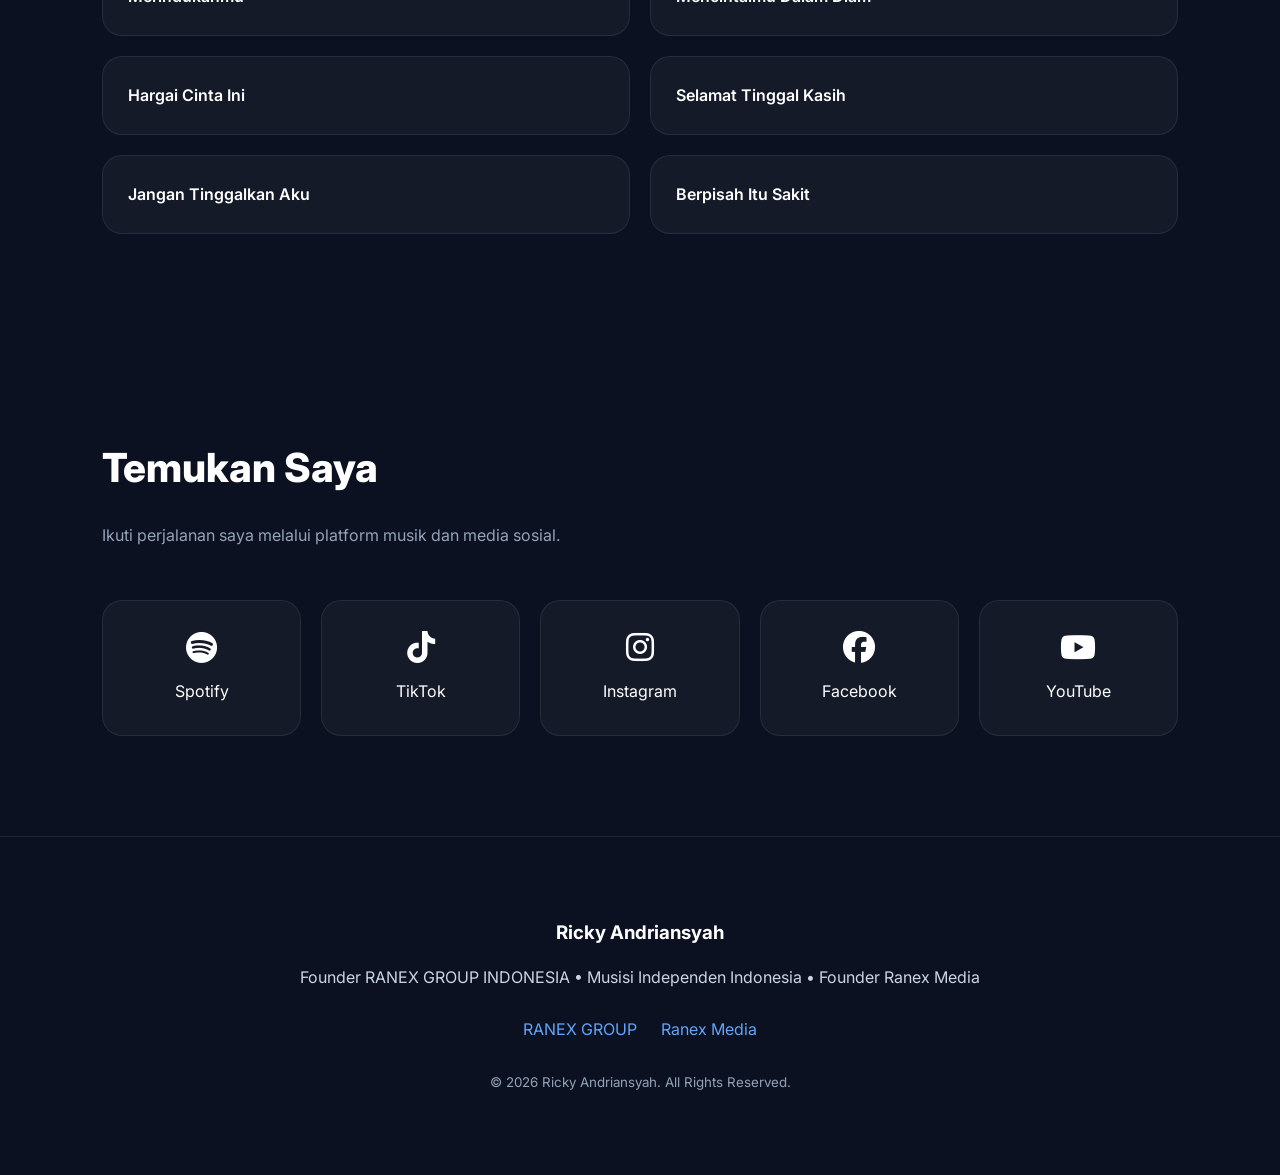
<file: ricky-andriansyah.html>
<!DOCTYPE html>
<html lang="id">

<head>

<meta charset="UTF-8">
<meta name="viewport" content="width=device-width, initial-scale=1.0">

<title>Ricky Andriansyah | Founder RANEX GROUP INDONESIA</title>

<meta name="description" content="Profil resmi Ricky Andriansyah, Founder RANEX GROUP INDONESIA, Musisi Independen Indonesia, dan Founder Ranex Media.">

<meta name="robots" content="index,follow">

<link rel="canonical" href="https://ranexgroup.my.id/ricky-andriansyah.html">

<!-- Open Graph -->

<meta property="og:type" content="profile">
<meta property="og:title" content="Ricky Andriansyah | Founder RANEX GROUP INDONESIA">
<meta property="og:description" content="Founder RANEX GROUP INDONESIA, Musisi Independen Indonesia dan Founder Ranex Media.">
<meta property="og:url" content="https://ranexgroup.my.id/ricky-andriansyah.html">
<meta property="og:image" content="https://ranexgroup.my.id/og-ricky.jpg">

<!-- Twitter -->

<meta name="twitter:card" content="summary_large_image">
<meta name="twitter:title" content="Ricky Andriansyah">
<meta name="twitter:image" content="https://ranexgroup.my.id/og-ricky.jpg">

<link rel="preconnect" href="https://fonts.googleapis.com">

<link rel="preconnect" href="https://fonts.gstatic.com" crossorigin>

<link href="https://fonts.googleapis.com/css2?family=Inter:wght@300;400;500;600;700;800;900&display=swap" rel="stylesheet">

<link href="https://cdnjs.cloudflare.com/ajax/libs/font-awesome/6.5.2/css/all.min.css" rel="stylesheet">

<script type="application/ld+json">
{
 "@context":"https://schema.org",
 "@type":"Person",
 "name":"Ricky Andriansyah",
 "alternateName":"Riki Andriansah",
 "jobTitle":[
   "Founder RANEX GROUP INDONESIA",
   "Musisi Independen",
   "Founder Ranex Media"
 ],
 "url":"https://ranexgroup.my.id/ricky-andriansyah.html",
 "image":"https://ranexgroup.my.id/foto-ricky.jpeg"
}
</script>
 <style>

*{
    margin:0;
    padding:0;
    box-sizing:border-box;
}

html{
    scroll-behavior:smooth;
}

body{
    font-family:'Inter',sans-serif;
    background:#0b1120;
    color:#ffffff;
    overflow-x:hidden;
    line-height:1.7;
}

a{
    text-decoration:none;
}

img{
    max-width:100%;
    display:block;
}

section{
    padding:100px 8%;
}

.container{
    max-width:1200px;
    margin:auto;
}

.bg-glow{
    position:fixed;
    border-radius:50%;
    filter:blur(120px);
    z-index:-1;
    opacity:.25;
}

.glow-1{
    width:350px;
    height:350px;
    background:#2563eb;
    top:-100px;
    left:-100px;
}

.glow-2{
    width:350px;
    height:350px;
    background:#7c3aed;
    bottom:-100px;
    right:-100px;
}

.section-title{
    font-size:2.5rem;
    font-weight:800;
    margin-bottom:20px;
}

.section-subtitle{
    color:#94a3b8;
    max-width:700px;
    margin-bottom:50px;
}
  .hero{
    min-height:100vh;
    display:flex;
    align-items:center;
    padding:80px 8%;
}

.hero-container{
    max-width:1200px;
    margin:auto;
    display:grid;
    grid-template-columns:1fr 1fr;
    gap:60px;
    align-items:center;
}

.hero-badge{
    display:inline-block;
    padding:10px 18px;
    border:1px solid rgba(255,255,255,.15);
    border-radius:50px;
    margin-bottom:20px;
    color:#cbd5e1;
    font-size:.9rem;
}

.hero h1{
    font-size:4rem;
    font-weight:900;
    line-height:1.1;
    margin-bottom:15px;
}

.hero h2{
    font-size:1.5rem;
    color:#60a5fa;
    margin-bottom:20px;
}

.hero p{
    color:#cbd5e1;
    margin-bottom:30px;
    max-width:600px;
}

.hero-buttons{
    display:flex;
    gap:15px;
    flex-wrap:wrap;
}

.btn-primary,
.btn-secondary{
    padding:14px 24px;
    border-radius:12px;
    font-weight:600;
    transition:.3s;
}

.btn-primary{
    background:#2563eb;
    color:white;
}

.btn-primary:hover{
    transform:translateY(-3px);
}

.btn-secondary{
    border:1px solid rgba(255,255,255,.15);
    color:white;
}

.btn-secondary:hover{
    background:rgba(255,255,255,.05);
}

.hero-image{
    display:flex;
    justify-content:center;
}

.hero-image img{
    width:100%;
    max-width:420px;
    border-radius:30px;
    border:1px solid rgba(255,255,255,.1);
    box-shadow:0 0 50px rgba(37,99,235,.3);
}
.stats{
    margin-top:-50px;
}

.stats-grid{
    display:grid;
    grid-template-columns:repeat(4,1fr);
    gap:25px;
}

.stat-card{
    background:rgba(255,255,255,.05);
    border:1px solid rgba(255,255,255,.08);
    padding:30px;
    border-radius:20px;
    text-align:center;
    backdrop-filter:blur(12px);
}

.stat-card h3{
    font-size:2rem;
    color:#60a5fa;
    margin-bottom:10px;
}

.stat-card p{
    color:#cbd5e1;
}

.about-box{
    background:rgba(255,255,255,.04);
    border:1px solid rgba(255,255,255,.08);
    border-radius:24px;
    padding:40px;
}

.about-box p{
    color:#dbe4f0;
    margin-bottom:20px;
}

.about-box p:last-child{
    margin-bottom:0;
}
  .timeline-list{
    display:grid;
    gap:25px;
}

.timeline-item{
    background:rgba(255,255,255,.04);
    border:1px solid rgba(255,255,255,.08);
    padding:30px;
    border-radius:20px;
    transition:.3s;
}

.timeline-item:hover{
    transform:translateY(-5px);
}

.timeline-item span{
    display:inline-block;
    color:#60a5fa;
    font-weight:700;
    margin-bottom:12px;
}

.timeline-item h3{
    margin-bottom:10px;
}

.timeline-item p{
    color:#cbd5e1;
}
  .project-grid{
    display:grid;
    grid-template-columns:repeat(2,1fr);
    gap:25px;
}

.project-card{
    background:rgba(255,255,255,.04);
    border:1px solid rgba(255,255,255,.08);
    border-radius:24px;
    padding:30px;
}

.project-card h3{
    margin-bottom:15px;
}

.project-card p{
    color:#cbd5e1;
    margin-bottom:20px;
}

.project-card a{
    color:#60a5fa;
    font-weight:600;
}
  .music-grid{
    display:grid;
    grid-template-columns:repeat(2,1fr);
    gap:20px;
}

.music-card{
    background:rgba(255,255,255,.04);
    border:1px solid rgba(255,255,255,.08);
    border-radius:20px;
    padding:25px;
    font-weight:600;
    transition:.3s;
}

.music-card:hover{
    transform:translateY(-5px);
    border-color:#60a5fa;
}
  .social-grid{
    display:grid;
    grid-template-columns:repeat(5,1fr);
    gap:20px;
}

.social-card{
    background:rgba(255,255,255,.04);
    border:1px solid rgba(255,255,255,.08);
    border-radius:20px;
    padding:30px;
    text-align:center;
    color:white;
    transition:.3s;
}

.social-card:hover{
    transform:translateY(-5px);
    border-color:#60a5fa;
}

.social-card i{
    font-size:2rem;
    margin-bottom:15px;
    display:block;
}
  .footer{
    padding:80px 8%;
    text-align:center;
    border-top:1px solid rgba(255,255,255,.08);
}

.footer h3{
    margin-bottom:15px;
}

.footer p{
    color:#cbd5e1;
    margin-bottom:25px;
}

.footer-links{
    margin-bottom:25px;
}

.footer-links a{
    color:#60a5fa;
    margin:0 10px;
}

.footer small{
    color:#94a3b8;
}
@media(max-width:900px){
 .stats-grid{
    grid-template-columns:1fr 1fr;
}
.project-grid{
    grid-template-columns:1fr;
}
 .music-grid{
    grid-template-columns:1fr;
}
 .social-grid{
    grid-template-columns:1fr 1fr;
}
 
.hero-container{
    grid-template-columns:1fr;
    text-align:center;
}

.hero-buttons{
    justify-content:center;
}

.hero h1{
    font-size:2.8rem;
}

.hero-image{
    order:-1;
}

}

</style>

</head>
<body>

<div class="bg-glow glow-1"></div>
<div class="bg-glow glow-2"></div>
<header class="hero">

    <div class="hero-container">

        <div class="hero-content">

            <span class="hero-badge">
                Founder • Musisi Independen • Media Digital
            </span>

            <h1>
                Ricky Andriansyah
            </h1>

            <h2>
                Founder RANEX GROUP INDONESIA
            </h2>

            <p>
                Ricky Andriansyah (Riki Andriansah) adalah Founder RANEX GROUP INDONESIA,
                Musisi Independen Indonesia, dan Founder Ranex Media yang berasal dari
                Kabupaten Sukabumi, Jawa Barat.
            </p>

            <div class="hero-buttons">

                <a href="https://open.spotify.com/artist/1a8TyHOEahFnWheexudcDS" target="_blank" class="btn-primary">
                    <i class="fa-brands fa-spotify"></i>
                    Spotify
                </a>

                <a href="https://www.tiktok.com/@rickyandriansyah05" target="_blank" class="btn-secondary">
                    <i class="fa-brands fa-tiktok"></i>
                    TikTok
                </a>

                <a href="https://www.instagram.com/rickyandriansyah8" target="_blank" class="btn-secondary">
                    <i class="fa-brands fa-instagram"></i>
                    Instagram
                </a>

            </div>

        </div>

        <div class="hero-image">

            <img src="foto-ricky.jpeg"
                 alt="Ricky Andriansyah Founder RANEX GROUP INDONESIA">

        </div>

    </div>

</header>
 <section class="stats">

    <div class="container">

        <div class="stats-grid">

            <div class="stat-card">
                <h3>10+</h3>
                <p>Lagu Dirilis</p>
            </div>

            <div class="stat-card">
                <h3>4</h3>
                <p>Proyek Digital</p>
            </div>

            <div class="stat-card">
                <h3>2025</h3>
                <p>Mulai Karier Musik</p>
            </div>

            <div class="stat-card">
                <h3>Sukabumi</h3>
                <p>Jawa Barat</p>
            </div>

        </div>

    </div>

</section>
 <section class="about">

    <div class="container">

        <h2 class="section-title">
            Tentang Saya
        </h2>

        <p class="section-subtitle">
            Founder, musisi independen, dan pengembang media digital yang
            membangun berbagai proyek di bidang teknologi, media, dan industri kreatif.
        </p>

        <div class="about-box">

            <p>
                Ricky Andriansyah (nama legal: Riki Andriansah) adalah Founder
                RANEX GROUP INDONESIA yang berasal dari Kabupaten Sukabumi,
                Jawa Barat, Indonesia.
            </p>

            <p>
                Sejak tahun 2021, ia mulai membangun berbagai aktivitas digital
                secara mandiri. Pada 8 Mei 2025, Ricky merilis karya musik
                pertamanya dan mulai mengembangkan katalog lagu bertema
                percintaan, hubungan, kehilangan, dan perjalanan emosional.
            </p>

            <p>
                Selain berkarya di dunia musik, Ricky juga mengembangkan
                berbagai proyek digital seperti Ranex Media, Luxora POS,
                SmartKost, dan berbagai inisiatif lain yang kemudian berada
                di bawah naungan RANEX GROUP INDONESIA.
            </p>

        </div>

    </div>

</section>
 <section class="timeline">

    <div class="container">

        <h2 class="section-title">
            Perjalanan
        </h2>

        <p class="section-subtitle">
            Beberapa langkah penting dalam perjalanan membangun karya, media digital, dan berbagai proyek di bawah RANEX GROUP INDONESIA.
        </p>

        <div class="timeline-list">

            <div class="timeline-item">
                <span>2021</span>
                <h3>Memulai Jejak Digital</h3>
                <p>Mulai aktif membangun berbagai aktivitas dan proyek digital secara mandiri.</p>
            </div>

            <div class="timeline-item">
                <span>2025</span>
                <h3>Merilis Lagu Pertama</h3>
                <p>Merilis karya musik pertama pada 8 Mei 2025 dan memulai perjalanan sebagai musisi independen.</p>
            </div>

            <div class="timeline-item">
                <span>2025–2026</span>
                <h3>Mengembangkan Katalog Musik</h3>
                <p>Mengembangkan berbagai lagu bertema percintaan, hubungan, kehilangan, dan perjalanan emosional.</p>
            </div>

            <div class="timeline-item">
                <span>2026</span>
                <h3>Ranex Media</h3>
                <p>Membangun media digital yang membahas berita, bisnis, teknologi, hukum, dan UMKM.</p>
            </div>

            <div class="timeline-item">
                <span>2026</span>
                <h3>Luxora POS & SmartKost</h3>
                <p>Mengembangkan berbagai solusi digital untuk usaha dan manajemen properti.</p>
            </div>

            <div class="timeline-item">
                <span>2026</span>
                <h3>RANEX GROUP INDONESIA</h3>
                <p>Menyatukan berbagai proyek ke dalam satu identitas perusahaan yang terintegrasi.</p>
            </div>

        </div>

    </div>

</section>
 <section class="ecosystem">

    <div class="container">

        <h2 class="section-title">
            Ekosistem RANEX
        </h2>

        <p class="section-subtitle">
            Berbagai proyek yang dikembangkan dan berada dalam ekosistem RANEX GROUP INDONESIA.
        </p>

        <div class="project-grid">

            <article class="project-card">
                <h3>RANEX GROUP INDONESIA</h3>
                <p>Perusahaan yang menaungi berbagai proyek digital, media, dan teknologi.</p>
                <a href="https://ranexgroup.my.id" target="_blank">Kunjungi</a>
            </article>

            <article class="project-card">
                <h3>Ranex Media</h3>
                <p>Media digital yang membahas berita nasional, daerah, bisnis, hukum, teknologi, dan UMKM.</p>
                <a href="https://media.ranexgroup.my.id" target="_blank">Kunjungi</a>
            </article>

            <article class="project-card">
                <h3>Luxora POS</h3>
                <p>Sistem kasir dan manajemen usaha yang membantu operasional bisnis.</p>
                <a href="https://luxorapos.ranexgroup.my.id" target="_blank">Kunjungi</a>
            </article>

            <article class="project-card">
                <h3>SmartKost</h3>
                <p>Platform digital untuk membantu pengelolaan kost dan penyewaan properti.</p>
                <a href="https://aplikasi-managemen-kost.web.app" target="_blank">Kunjungi</a>
            </article>

        </div>

    </div>

</section>
 <section class="music">

    <div class="container">

        <h2 class="section-title">
            Diskografi
        </h2>

        <p class="section-subtitle">
            Beberapa karya musik yang telah dirilis dan menjadi bagian dari perjalanan sebagai musisi independen.
        </p>

        <div class="music-grid">

            <div class="music-card">Ku Ikhlaskan Dirimu Pergi</div>
            <div class="music-card">Cinta Tak Bisa Dipaksa</div>
            <div class="music-card">Bukan Aku Yang Kau Cinta (BAYKC)</div>
            <div class="music-card">Cinta Bertepuk Sebelah Tangan</div>
            <div class="music-card">Merindukanmu</div>
            <div class="music-card">Mencintaimu Dalam Diam</div>
            <div class="music-card">Hargai Cinta Ini</div>
            <div class="music-card">Selamat Tinggal Kasih</div>
            <div class="music-card">Jangan Tinggalkan Aku</div>
            <div class="music-card">Berpisah Itu Sakit</div>

        </div>

    </div>

</section>
<section class="social">

    <div class="container">

        <h2 class="section-title">
            Temukan Saya
        </h2>

        <p class="section-subtitle">
            Ikuti perjalanan saya melalui platform musik dan media sosial.
        </p>

        <div class="social-grid">

            <a href="https://open.spotify.com/artist/1a8TyHOEahFnWheexudcDS" target="_blank" class="social-card">
                <i class="fa-brands fa-spotify"></i>
                <span>Spotify</span>
            </a>

            <a href="https://www.tiktok.com/@rickyandriansyah05" target="_blank" class="social-card">
                <i class="fa-brands fa-tiktok"></i>
                <span>TikTok</span>
            </a>

            <a href="https://www.instagram.com/rickyandriansyah8" target="_blank" class="social-card">
                <i class="fa-brands fa-instagram"></i>
                <span>Instagram</span>
            </a>

            <a href="https://www.facebook.com/share/1GzkVpDJW1/" target="_blank" class="social-card">
                <i class="fa-brands fa-facebook"></i>
                <span>Facebook</span>
            </a>

            <a href="https://youtube.com/channel/UCrkF_J0mogHQ4oPm_mWAo3g" target="_blank" class="social-card">
                <i class="fa-brands fa-youtube"></i>
                <span>YouTube</span>
            </a>

        </div>

    </div>

</section>
<footer class="footer">

    <div class="container">

        <h3>Ricky Andriansyah</h3>

        <p>
            Founder RANEX GROUP INDONESIA • Musisi Independen Indonesia • Founder Ranex Media
        </p>

        <div class="footer-links">

            <a href="https://ranexgroup.my.id">
                RANEX GROUP
            </a>

            <a href="https://media.ranexgroup.my.id">
                Ranex Media
            </a>

        </div>

        <small>
            © 2026 Ricky Andriansyah. All Rights Reserved.
        </small>

    </div>

</footer>

</body>
</html>
</file>
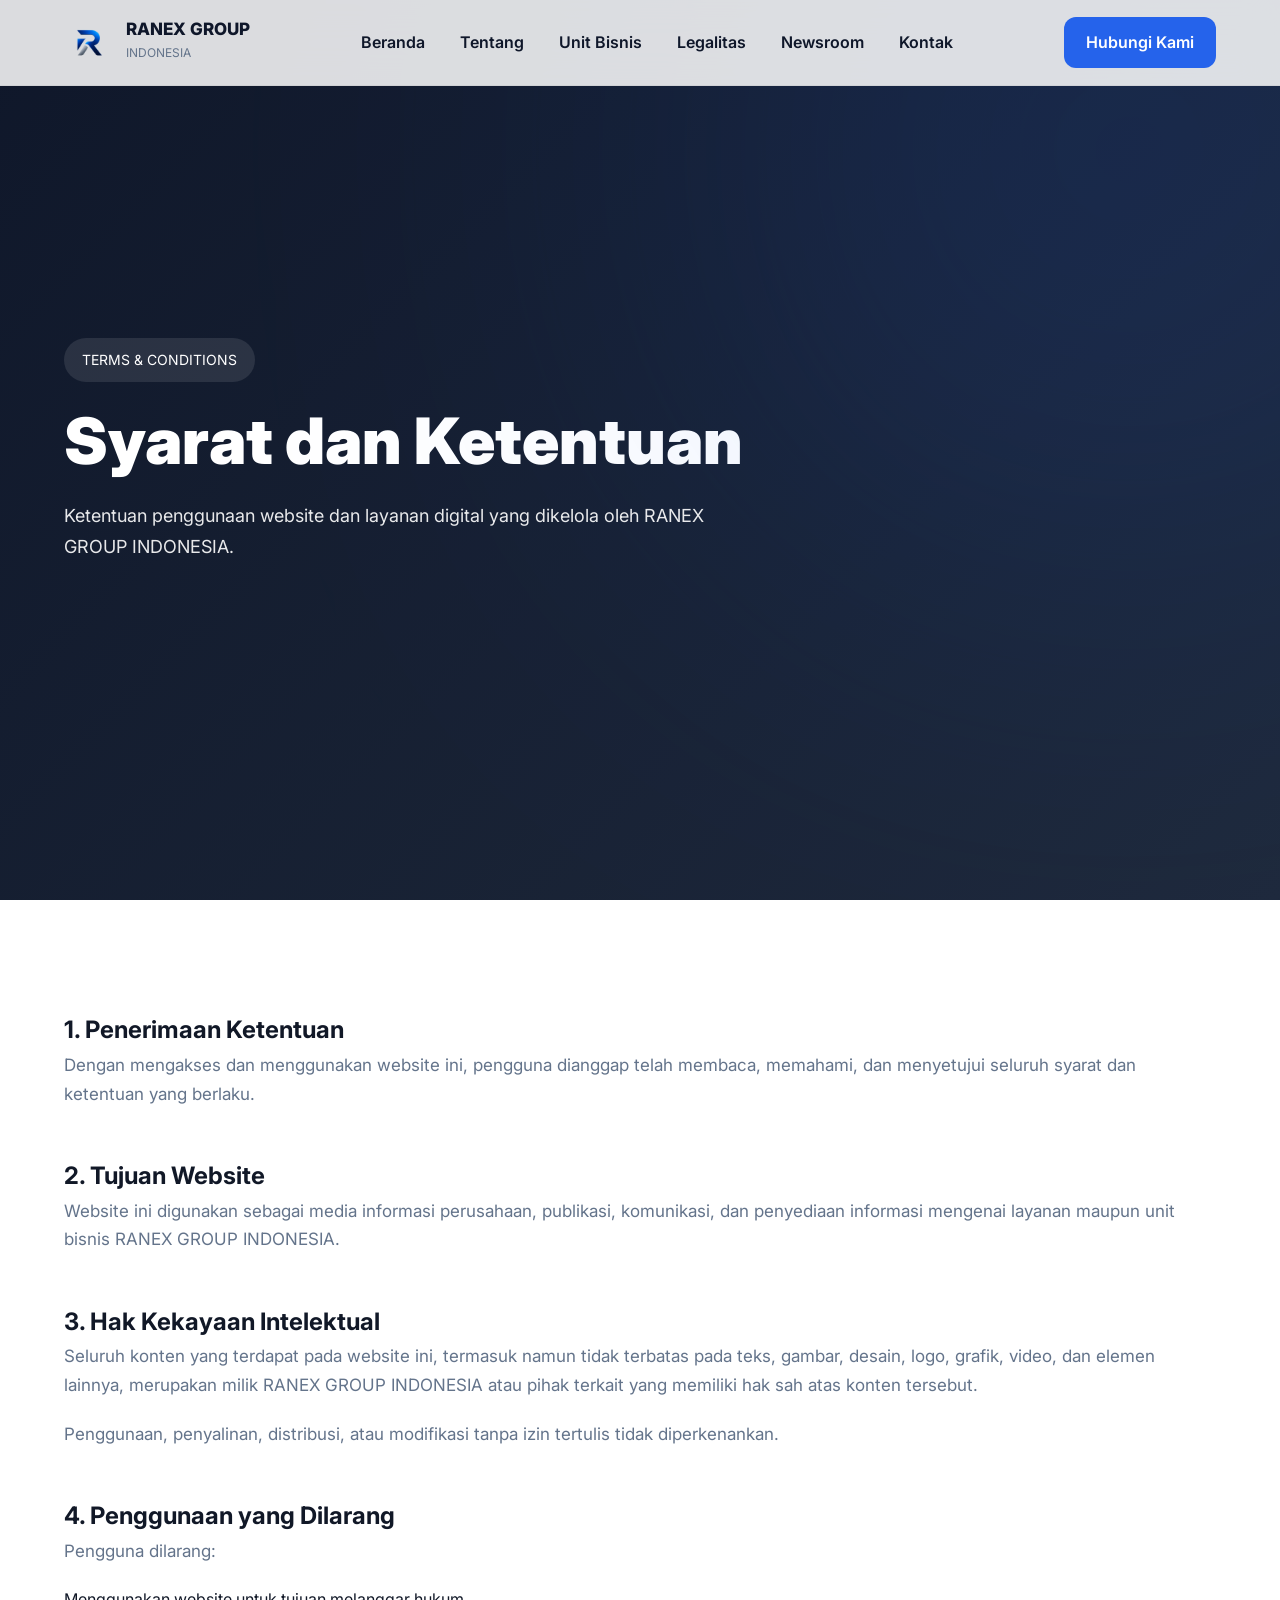
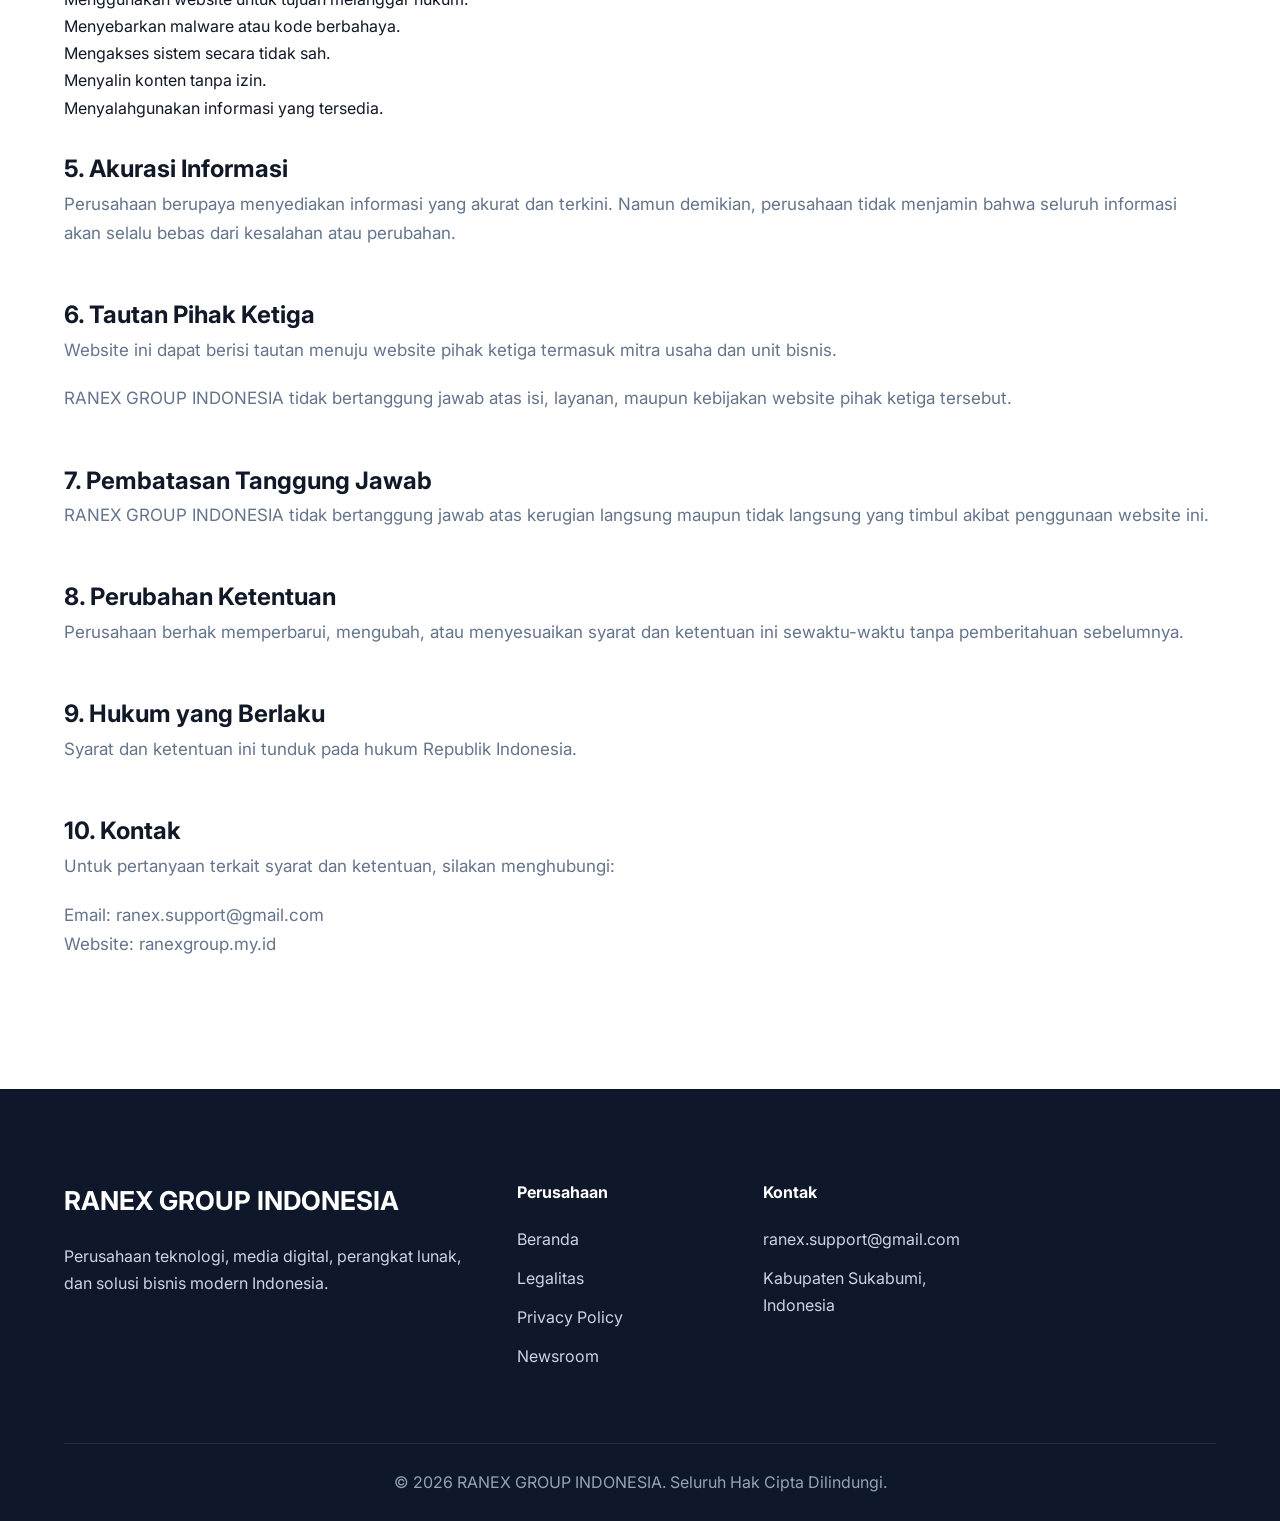
<file: terms.html>
<!DOCTYPE html>
<html lang="id">

<head>

    <meta charset="UTF-8">
    <meta name="viewport" content="width=device-width, initial-scale=1.0">

    <title>
        Terms & Conditions | RANEX GROUP INDONESIA
    </title>

    <meta name="description"
        content="Syarat dan Ketentuan penggunaan website RANEX GROUP INDONESIA.">

    <link rel="icon" type="image/png" href="logo-ranex.png">
    <link rel="apple-touch-icon" href="logo-ranex.png">
    <meta name="theme-color" content="#0f172a">

    <link rel="canonical" href="https://ranexgroup.my.id/terms.html">

    <link rel="stylesheet" href="style.css">

</head>

<body>

    <!-- HEADER -->

    <header class="header">

        <div class="container">

            <a href="index.html" class="logo">

                <img src="logo-ranex.png" alt="Ranex Group Indonesia">

                <div>
                    <h3>RANEX GROUP</h3>
                    <span>INDONESIA</span>
                </div>

            </a>

            <nav class="navbar">

                <a href="index.html">Beranda</a>
                <a href="index.html#about">Tentang</a>
                <a href="index.html#business">Unit Bisnis</a>
                <a href="legalitas.html">Legalitas</a>
                <a href="newsroom.html">Newsroom</a>
                <a href="index.html#contact">Kontak</a>

            </nav>

            <a href="index.html#contact" class="btn-nav">
                Hubungi Kami
            </a>

        </div>

    </header>

    <!-- HERO -->

    <section class="hero">

        <div class="container">

            <div class="hero-content">

                <span class="hero-badge">
                    TERMS & CONDITIONS
                </span>

                <h1>
                    Syarat dan Ketentuan
                </h1>

                <p>
                    Ketentuan penggunaan website dan layanan digital
                    yang dikelola oleh RANEX GROUP INDONESIA.
                </p>

            </div>

        </div>

    </section>

    <!-- CONTENT -->

    <section>

        <div class="container">

            <div class="about-content">

                <h2>1. Penerimaan Ketentuan</h2>

                <p>
                    Dengan mengakses dan menggunakan website ini,
                    pengguna dianggap telah membaca, memahami,
                    dan menyetujui seluruh syarat dan ketentuan
                    yang berlaku.
                </p>

                <br>

                <h2>2. Tujuan Website</h2>

                <p>
                    Website ini digunakan sebagai media informasi
                    perusahaan, publikasi, komunikasi, dan penyediaan
                    informasi mengenai layanan maupun unit bisnis
                    RANEX GROUP INDONESIA.
                </p>

                <br>

                <h2>3. Hak Kekayaan Intelektual</h2>

                <p>
                    Seluruh konten yang terdapat pada website ini,
                    termasuk namun tidak terbatas pada teks, gambar,
                    desain, logo, grafik, video, dan elemen lainnya,
                    merupakan milik RANEX GROUP INDONESIA atau pihak
                    terkait yang memiliki hak sah atas konten tersebut.
                </p>

                <p>
                    Penggunaan, penyalinan, distribusi, atau modifikasi
                    tanpa izin tertulis tidak diperkenankan.
                </p>

                <br>

                <h2>4. Penggunaan yang Dilarang</h2>

                <p>
                    Pengguna dilarang:
                </p>

                <ul>

                    <li>Menggunakan website untuk tujuan melanggar hukum.</li>

                    <li>Menyebarkan malware atau kode berbahaya.</li>

                    <li>Mengakses sistem secara tidak sah.</li>

                    <li>Menyalin konten tanpa izin.</li>

                    <li>Menyalahgunakan informasi yang tersedia.</li>

                </ul>

                <br>

                <h2>5. Akurasi Informasi</h2>

                <p>
                    Perusahaan berupaya menyediakan informasi yang
                    akurat dan terkini. Namun demikian, perusahaan
                    tidak menjamin bahwa seluruh informasi akan selalu
                    bebas dari kesalahan atau perubahan.
                </p>

                <br>

                <h2>6. Tautan Pihak Ketiga</h2>

                <p>
                    Website ini dapat berisi tautan menuju website
                    pihak ketiga termasuk mitra usaha dan unit bisnis.
                </p>

                <p>
                    RANEX GROUP INDONESIA tidak bertanggung jawab
                    atas isi, layanan, maupun kebijakan website
                    pihak ketiga tersebut.
                </p>

                <br>

                <h2>7. Pembatasan Tanggung Jawab</h2>

                <p>
                    RANEX GROUP INDONESIA tidak bertanggung jawab
                    atas kerugian langsung maupun tidak langsung yang
                    timbul akibat penggunaan website ini.
                </p>

                <br>

                <h2>8. Perubahan Ketentuan</h2>

                <p>
                    Perusahaan berhak memperbarui, mengubah, atau
                    menyesuaikan syarat dan ketentuan ini sewaktu-waktu
                    tanpa pemberitahuan sebelumnya.
                </p>

                <br>

                <h2>9. Hukum yang Berlaku</h2>

                <p>
                    Syarat dan ketentuan ini tunduk pada hukum
                    Republik Indonesia.
                </p>

                <br>

                <h2>10. Kontak</h2>

                <p>
                    Untuk pertanyaan terkait syarat dan ketentuan,
                    silakan menghubungi:
                </p>

                <p>
                    Email: ranex.support@gmail.com
                    <br>
                    Website: ranexgroup.my.id
                </p>

            </div>

        </div>

    </section>

    <!-- FOOTER -->

    <footer class="footer">

        <div class="container">

            <div class="footer-grid">

                <div class="footer-col">

                    <h3>
                        RANEX GROUP INDONESIA
                    </h3>

                    <p>
                        Perusahaan teknologi, media digital,
                        perangkat lunak, dan solusi bisnis modern Indonesia.
                    </p>

                </div>

                <div class="footer-col">

                    <h4>
                        Perusahaan
                    </h4>

                    <ul>

                        <li><a href="index.html">Beranda</a></li>
                        <li><a href="legalitas.html">Legalitas</a></li>
                        <li><a href="privacy-policy.html">Privacy Policy</a></li>
                        <li><a href="newsroom.html">Newsroom</a></li>

                    </ul>

                </div>

                <div class="footer-col">

                    <h4>
                        Kontak
                    </h4>

                    <p>
                        ranex.support@gmail.com
                    </p>

                    <p>
                        Kabupaten Sukabumi, Indonesia
                    </p>

                </div>

            </div>

            <div class="footer-bottom">

                <p>
                    © 2026 RANEX GROUP INDONESIA.
                    Seluruh Hak Cipta Dilindungi.
                </p>

            </div>

        </div>

    </footer>

    <script src="main.js"></script>

</body>

</html>
</file>
<file: style.css>
/* =========================
   GOOGLE FONT
========================= */

@import url('https://fonts.googleapis.com/css2?family=Inter:wght@300;400;500;600;700;800;900&display=swap');


/* =========================
   RESET
========================= */

*{
    margin:0;
    padding:0;
    box-sizing:border-box;
}

html{
    scroll-behavior:smooth;
}

body{

    font-family:'Inter',sans-serif;

    background:#ffffff;

    color:#111827;

    line-height:1.7;

    overflow-x:hidden;
}

a{
    text-decoration:none;
}

ul{
    list-style:none;
}

img{
    max-width:100%;
    display:block;
}

.container{
    width:100%;
    max-width:1200px;
    margin:auto;
    padding:0 24px;
}


/* =========================
   ROOT COLOR
========================= */

:root{

    --primary:#0f172a;
    --secondary:#1e293b;

    --blue:#2563eb;

    --blue-light:#3b82f6;

    --gray:#64748b;

    --light:#f8fafc;

    --white:#ffffff;

    --border:#e2e8f0;

    --shadow:
    0 20px 40px rgba(0,0,0,.08);

}
/* =========================
   HEADER
========================= */

.header{

    position:fixed;

    top:0;
    left:0;

    width:100%;

    z-index:999;

    backdrop-filter:blur(18px);

    background:rgba(255,255,255,.85);

    border-bottom:1px solid rgba(0,0,0,.05);
}

.header .container{

    height:85px;

    display:flex;

    align-items:center;

    justify-content:space-between;
}

.logo{

    display:flex;

    align-items:center;

    gap:14px;

    color:var(--primary);
}

.logo img{

    width:48px;
}

.logo h3{

    font-size:17px;

    font-weight:800;

    line-height:1.1;
}

.logo span{

    font-size:12px;

    color:var(--gray);
}

.navbar{

    display:flex;

    gap:35px;
}

.navbar a{

    color:var(--primary);

    font-weight:600;

    transition:.3s;
}

.navbar a:hover{

    color:var(--blue);
}

.btn-nav{

    padding:12px 22px;

    border-radius:12px;

    background:var(--blue);

    color:white;

    font-weight:600;
}
/* =========================
   HERO
========================= */

.hero{

    min-height:100vh;

    display:flex;

    align-items:center;

    background:
    linear-gradient(
    135deg,
    #0f172a 0%,
    #1e293b 100%
    );

    color:white;

    position:relative;

    overflow:hidden;
}

.hero::before{

    content:"";

    position:absolute;

    width:700px;
    height:700px;

    background:#2563eb;

    border-radius:50%;

    filter:blur(250px);

    opacity:.25;

    right:-200px;
    top:-200px;
}

.hero-grid{

    display:grid;

    grid-template-columns:
    1.2fr
    .8fr;

    gap:60px;

    align-items:center;
}

.hero-badge{

    display:inline-block;

    padding:10px 18px;

    border-radius:999px;

    background:
    rgba(255,255,255,.1);

    margin-bottom:24px;

    font-size:14px;
}

.hero h1{

    font-size:64px;

    line-height:1.1;

    font-weight:900;

    margin-bottom:25px;
}

.hero p{

    font-size:18px;

    opacity:.9;

    max-width:650px;
}

.hero-buttons{

    margin-top:35px;

    display:flex;

    gap:15px;
}

.btn-primary{

    background:white;

    color:var(--primary);

    padding:15px 28px;

    border-radius:14px;

    font-weight:700;
}

.btn-secondary{

    border:1px solid rgba(255,255,255,.3);

    padding:15px 28px;

    border-radius:14px;

    color:white;
}

.hero-card{

    padding:35px;

    border-radius:25px;

    backdrop-filter:blur(20px);

    background:
    rgba(255,255,255,.08);

    border:
    1px solid rgba(255,255,255,.15);
}

.hero-card h3{

    margin-bottom:20px;

    font-size:24px;
}

.hero-card li{

    margin-bottom:12px;

    font-size:17px;
}
/* =========================
   SECTION
========================= */

section{

    padding:110px 0;
}

.section-title{

    text-align:center;

    margin-bottom:70px;
}

.section-title span{

    color:var(--blue);

    font-weight:700;

    letter-spacing:2px;

    font-size:13px;
}

.section-title h2{

    font-size:42px;

    margin-top:12px;

    color:var(--primary);
}

.section-title p{

    max-width:700px;

    margin:20px auto 0;

    color:var(--gray);
}
.stats{

    background:#f8fafc;
}

.stats-grid{

    display:grid;

    grid-template-columns:
    repeat(4,1fr);

    gap:25px;
}

.stat-item{

    background:white;

    padding:40px;

    border-radius:22px;

    text-align:center;

    box-shadow:var(--shadow);
}

.stat-item h2{

    font-size:50px;

    color:var(--blue);

    margin-bottom:10px;
}
.about-grid{

    display:grid;

    grid-template-columns:
    1.4fr
    .8fr;

    gap:50px;
}

.about-content p{

    margin-bottom:20px;

    color:var(--gray);

    font-size:17px;
}

.about-card{

    background:white;

    padding:35px;

    border-radius:24px;

    box-shadow:var(--shadow);
}

.about-card h3{

    color:var(--blue);

    margin-bottom:10px;
}

.about-card h4{

    font-size:28px;

    margin-bottom:15px;
}
/* =========================
   BUSINESS UNIT
========================= */

.business{

    background:#f8fafc;
}

.business-grid{

    display:grid;

    grid-template-columns:
    repeat(4,1fr);

    gap:30px;
}

.business-card{

    background:white;

    padding:35px;

    border-radius:24px;

    box-shadow:var(--shadow);

    transition:.35s;
}

.business-card:hover{

    transform:translateY(-8px);
}

.business-icon{

    width:70px;
    height:70px;

    border-radius:18px;

    display:flex;

    align-items:center;

    justify-content:center;

    font-size:32px;

    background:
    linear-gradient(
    135deg,
    #2563eb,
    #3b82f6
    );

    color:white;

    margin-bottom:25px;
}

.business-card h3{

    font-size:24px;

    margin-bottom:15px;

    color:var(--primary);
}

.business-card p{

    color:var(--gray);

    margin-bottom:20px;
}

.business-card a{

    color:var(--blue);

    font-weight:700;
}
/* =========================
   CORE VALUES
========================= */

.values-grid{

    display:grid;

    grid-template-columns:
    repeat(4,1fr);

    gap:25px;
}

.value-card{

    padding:35px;

    background:white;

    border-radius:24px;

    text-align:center;

    box-shadow:var(--shadow);

    transition:.3s;
}

.value-card:hover{

    transform:translateY(-8px);
}

.value-card h3{

    margin-bottom:15px;

    font-size:22px;

    color:var(--primary);
}

.value-card p{

    color:var(--gray);
}
/* =========================
   LEGALITY
========================= */

.legality{

    background:#f8fafc;
}

.legal-grid{

    display:grid;

    grid-template-columns:
    repeat(4,1fr);

    gap:25px;
}

.legal-item{

    background:white;

    padding:35px;

    border-radius:24px;

    box-shadow:var(--shadow);

    text-align:center;
}

.legal-item h4{

    color:var(--blue);

    margin-bottom:15px;
}

.legal-item p{

    font-weight:600;

    color:var(--primary);
}
/* =========================
   TIMELINE
========================= */

.timeline{

    position:relative;
}

.timeline-list{

    max-width:900px;

    margin:auto;

    position:relative;
}

.timeline-list::before{

    content:"";

    position:absolute;

    left:30px;

    top:0;

    width:3px;

    height:100%;

    background:#2563eb;
}

.timeline-item{

    position:relative;

    margin-bottom:45px;

    padding-left:90px;
}

.timeline-item::before{

    content:"";

    position:absolute;

    left:18px;

    top:8px;

    width:25px;

    height:25px;

    border-radius:50%;

    background:#2563eb;
}

.timeline-item span{

    color:var(--blue);

    font-weight:700;
}

.timeline-item h3{

    margin-top:8px;

    color:var(--primary);
}
/* =========================
   MEDIA RELATIONS
========================= */

.media-relations{

    background:#f8fafc;
}

.media-grid{

    display:grid;

    grid-template-columns:
    repeat(3,1fr);

    gap:25px;
}

.media-card{

    background:white;

    padding:35px;

    border-radius:24px;

    box-shadow:var(--shadow);
}

.media-card h3{

    margin-bottom:15px;

    color:var(--primary);
}

.media-card p{

    color:var(--gray);

    margin-bottom:20px;
}

.media-card a{

    color:var(--blue);

    font-weight:700;
}
/* =========================
   FAQ
========================= */

.faq-list{

    max-width:900px;

    margin:auto;
}

.faq-item{

    background:white;

    padding:30px;

    margin-bottom:20px;

    border-radius:20px;

    box-shadow:var(--shadow);
}

.faq-item h3{

    margin-bottom:15px;

    color:var(--primary);
}

.faq-item p{

    color:var(--gray);
}
/* =========================
   CTA
========================= */

.cta-section{

    background:
    linear-gradient(
    135deg,
    #0f172a,
    #1e293b
    );

    color:white;

    text-align:center;
}

.cta-section h2{

    font-size:48px;

    margin-bottom:20px;
}

.cta-section p{

    max-width:700px;

    margin:auto;

    opacity:.9;

    margin-bottom:35px;
}
/* =========================
   CONTACT
========================= */

.contact{

    background:#f8fafc;
}

.contact-grid{

    display:grid;

    grid-template-columns:
    repeat(4,1fr);

    gap:25px;
}

.contact-card{

    background:white;

    padding:35px;

    border-radius:24px;

    text-align:center;

    box-shadow:var(--shadow);
}

.contact-card h3{

    margin-bottom:15px;

    color:var(--blue);
}

.contact-card p{

    color:var(--gray);
}
/* =========================
   FOOTER
========================= */

.footer{

    background:#0f172a;

    color:white;

    padding-top:90px;
}

.footer-grid{

    display:grid;

    grid-template-columns:
    2fr
    1fr
    1fr
    1fr;

    gap:40px;
}

.footer-col h3{

    margin-bottom:20px;

    font-size:26px;
}

.footer-col h4{

    margin-bottom:20px;
}

.footer-col p{

    color:#cbd5e1;

    margin-bottom:12px;
}

.footer-col ul li{

    margin-bottom:12px;
}

.footer-col ul li a{

    color:#cbd5e1;
}

.footer-bottom{

    margin-top:60px;

    padding:25px 0;

    border-top:
    1px solid rgba(255,255,255,.1);

    text-align:center;

    color:#94a3b8;
}
/* =========================
   RESPONSIVE
========================= */

@media(max-width:992px){

    .hero-grid,
    .about-grid{

        grid-template-columns:1fr;
    }

    .business-grid,
    .values-grid,
    .legal-grid,
    .contact-grid{

        grid-template-columns:
        repeat(2,1fr);
    }

    .media-grid{

        grid-template-columns:1fr;
    }

    .footer-grid{

        grid-template-columns:
        repeat(2,1fr);
    }

    .hero h1{

        font-size:48px;
    }
}

@media(max-width:768px){

    .navbar{

        display:none;
    }

    .hero{

        text-align:center;
    }

    .hero-buttons{

        justify-content:center;
    }

    .business-grid,
    .values-grid,
    .legal-grid,
    .contact-grid,
    .stats-grid{

        grid-template-columns:1fr;
    }

    .footer-grid{

        grid-template-columns:1fr;
    }

    .section-title h2{

        font-size:34px;
    }

    .hero h1{

        font-size:38px;
    }

    .cta-section h2{

        font-size:34px;
    }
}
/* ==================================
   SCROLL HEADER
================================== */

.header.scrolled{

    background:#ffffff;

    box-shadow:
    0 10px 30px rgba(0,0,0,.08);
}


/* ==================================
   ACTIVE MENU
================================== */

.navbar a.active{

    color:#2563eb;
}


/* ==================================
   REVEAL ANIMATION
================================== */

.stat-item,
.about-card,
.business-card,
.value-card,
.legal-item,
.timeline-item,
.media-card,
.faq-item,
.contact-card{

    opacity:0;

    transform:translateY(30px);

    transition:
    opacity .6s ease,
    transform .6s ease;
}

.show{

    opacity:1 !important;

    transform:translateY(0) !important;
}


/* ==================================
   BACK TO TOP
================================== */

.back-to-top{

    position:fixed;

    right:25px;

    bottom:25px;

    width:55px;

    height:55px;

    border:none;

    border-radius:50%;

    background:#2563eb;

    color:white;

    font-size:24px;

    cursor:pointer;

    opacity:0;

    visibility:hidden;

    transition:.3s;

    z-index:999;
}

.back-to-top.show{

    opacity:1;

    visibility:visible;
}


/* ==================================
   BUTTON HOVER
================================== */

.btn-primary,
.btn-secondary,
.btn-nav{

    transition:.3s;
}

.btn-primary:hover,
.btn-secondary:hover,
.btn-nav:hover{

    transform:translateY(-3px);
}


/* ==================================
   CARD HOVER EFFECT
================================== */

.business-card:hover,
.value-card:hover,
.contact-card:hover,
.media-card:hover,
.legal-item:hover{

    box-shadow:
    0 25px 60px rgba(37,99,235,.15);
}
</file>
